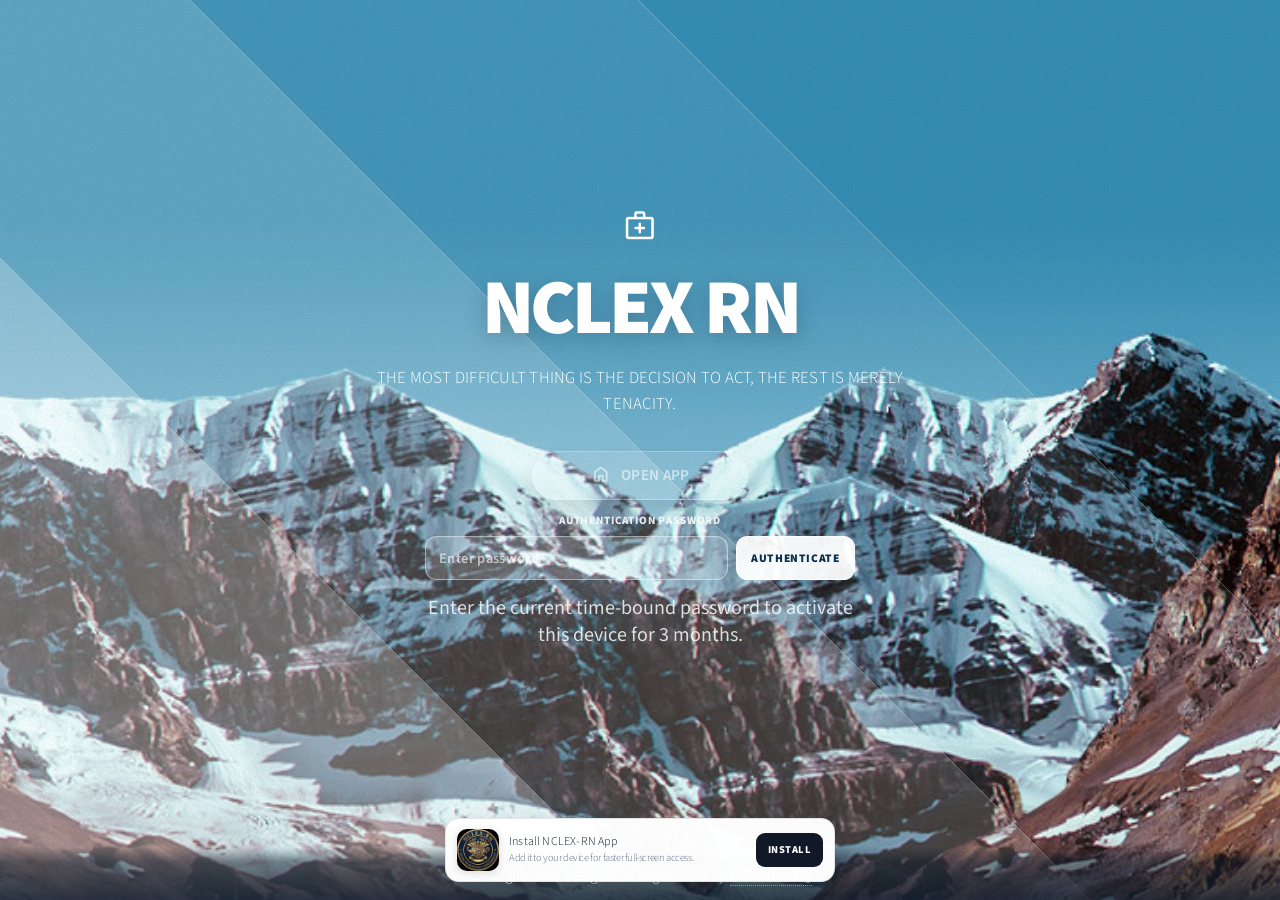
<file: index.html>
<!DOCTYPE HTML>
<!-- Customized NCLEX RN software by Jagmohan Singh. -->
<html lang="en">
  <head>
    <title>NCLEX RN</title>
    <meta charset="utf-8" />
    <meta name="viewport" content="width=device-width, initial-scale=1, viewport-fit=cover" />
    <meta name="description" content="NCLEX RN learning software launch page" />
    <meta name="theme-color" content="#0067A9" />
    <link rel="manifest" href="manifest.webmanifest" />
    <link rel="icon" type="image/png" sizes="32x32" href="assets/icons/favicon-32.png" />
    <link rel="apple-touch-icon" sizes="180x180" href="assets/icons/apple-touch-icon.png" />
    <meta name="mobile-web-app-capable" content="yes" />
    <meta name="apple-mobile-web-app-capable" content="yes" />
    <meta name="apple-mobile-web-app-status-bar-style" content="black-translucent" />
    <meta name="apple-mobile-web-app-title" content="NCLEX-RN" />
    <link rel="preconnect" href="https://fonts.googleapis.com" />
    <link rel="preconnect" href="https://fonts.gstatic.com" crossorigin />
    <link rel="stylesheet" href="https://fonts.googleapis.com/css2?family=Material+Symbols+Rounded:opsz,wght,FILL,GRAD@24,400,1,0" />
    <link rel="stylesheet" href="assets/css/main.css" />
    <script src="assets/auth.js"></script>
    <script src="assets/haptics.js" defer></script>
    <script src="assets/pwa.js" defer></script>
    <noscript><link rel="stylesheet" href="assets/css/noscript.css" /></noscript>
  </head>
  <body class="is-preload">
    <div id="wrapper">
      <div id="bg"></div>
      <div id="overlay"></div>
      <div id="main">
        <header id="header" aria-label="NCLEX RN launch screen">
          <div class="app-badge" aria-hidden="true">
            <span class="material-symbols-rounded">medical_services</span>
          </div>
          <h1>NCLEX RN</h1>
          <p class="tagline">THE MOST DIFFICULT THING IS THE DECISION TO ACT, THE REST IS MERELY TENACITY.</p>
          <nav aria-label="Main software navigation">
            <ul>
              <li class="center-action">
                <a href="main.html" id="launchButton" class="launch-button" aria-label="Open NCLEX RN main page" title="Open NCLEX RN main page">
                  <span class="material-symbols-rounded" aria-hidden="true">home</span>
                  <span class="button-text">OPEN APP</span>
                </a>
              </li>
            </ul>
          </nav>

          <section class="device-auth-panel" id="deviceAuthPanel" aria-label="Device authentication">
            <form id="deviceAuthForm" class="device-auth-form" autocomplete="off">
              <label for="deviceAuthPassword">AUTHENTICATION PASSWORD</label>
              <div class="device-auth-entry">
                <input id="deviceAuthPassword" name="password" type="password" inputmode="text" autocomplete="off" autocapitalize="none" spellcheck="false" placeholder="Enter password" aria-describedby="deviceAuthStatus" />
                <button type="submit" id="deviceAuthSubmit">AUTHENTICATE</button>
              </div>
            </form>
            <p class="device-auth-status" id="deviceAuthStatus" role="status" aria-live="polite"></p>
            <div class="device-auth-active" id="deviceAuthActive" hidden>
              <span class="material-symbols-rounded" aria-hidden="true">verified_user</span>
              <div>
                <strong>Device Authenticated</strong>
                <span id="deviceAuthRemaining">Remaining: --</span>
                <small id="deviceAuthExpiry"></small>
              </div>
            </div>
          </section>

        </header>

        <aside class="pwa-install-toast" id="pwaInstallToast" aria-label="Install NCLEX-RN app" aria-live="polite" hidden>
          <img class="pwa-install-toast-icon" src="assets/icons/icon-192.png" alt="" aria-hidden="true" />
          <div class="pwa-install-toast-copy">
            <strong>Install NCLEX-RN App</strong>
            <span>Add it to your device for faster full-screen access.</span>
          </div>
          <button class="pwa-install-toast-button" id="pwaInstallButton" type="button">INSTALL</button>
        </aside>

        <div class="pwa-install-help" id="pwaInstallHelp" role="dialog" aria-modal="true" aria-labelledby="pwaInstallHelpTitle" aria-hidden="true" hidden>
          <div class="pwa-install-help-backdrop" data-install-help-backdrop></div>
          <section class="pwa-install-help-card">
            <button class="pwa-install-help-close" type="button" data-install-help-close aria-label="Close installation instructions">×</button>
            <h2 id="pwaInstallHelpTitle">Install NCLEX-RN</h2>
            <p data-install-help-body></p>
          </section>
        </div>
        <footer id="footer">
          <span class="copyright">
            <span class="material-symbols-rounded footer-icon" aria-hidden="true">verified</span>
            Digitalized, Designed &amp; Engineered by
            <a href="https://pbxnursing.com" target="_blank" rel="noopener noreferrer">PBX-Nursing</a>
          </span>
        </footer>
      </div>
    </div>
    <script>
      (function () {
        const launchButton = document.getElementById('launchButton');
        const authPanel = document.getElementById('deviceAuthPanel');
        const authForm = document.getElementById('deviceAuthForm');
        const passwordInput = document.getElementById('deviceAuthPassword');
        const submitButton = document.getElementById('deviceAuthSubmit');
        const statusText = document.getElementById('deviceAuthStatus');
        const activeBox = document.getElementById('deviceAuthActive');
        const remainingText = document.getElementById('deviceAuthRemaining');
        const expiryText = document.getElementById('deviceAuthExpiry');
        let countdownTimer = null;

        function setLocked(locked) {
          launchButton.classList.toggle('auth-locked', locked);
          launchButton.setAttribute('aria-disabled', locked ? 'true' : 'false');
        }

        function showLogin(message, isError) {
          authForm.hidden = false;
          activeBox.hidden = true;
          authPanel.classList.remove('is-authenticated');
          setLocked(true);
          statusText.textContent = message || 'Enter the current time-bound password to activate this device for 3 months.';
          statusText.classList.toggle('is-error', Boolean(isError));
          if (countdownTimer) {
            clearInterval(countdownTimer);
            countdownTimer = null;
          }
        }

        function updateActiveState() {
          const current = window.PBXAuth.status();
          if (!current.valid) {
            const msg = current.reason === 'expired'
              ? 'Authentication expired. Enter a new password to reactivate this device.'
              : current.reason === 'clock'
                ? 'Authentication could not be verified because the device clock moved backward.'
                : 'Enter the current time-bound password to activate this device for 3 months.';
            showLogin(msg, current.reason === 'expired' || current.reason === 'clock');
            return;
          }

          authForm.hidden = true;
          activeBox.hidden = false;
          authPanel.classList.add('is-authenticated');
          statusText.textContent = '';
          statusText.classList.remove('is-error');
          setLocked(false);
          remainingText.textContent = 'Remaining: ' + window.PBXAuth.formatRemaining(current.remainingMs);
          expiryText.textContent = 'Valid until ' + window.PBXAuth.formatIST(current.state.expiresAt);
        }

        function startCountdown() {
          if (countdownTimer) clearInterval(countdownTimer);
          updateActiveState();
          countdownTimer = setInterval(updateActiveState, 1000);
        }

        launchButton.addEventListener('click', function (event) {
          if (!window.PBXAuth.status().valid) {
            event.preventDefault();
            showLogin('Authenticate this device before opening the app.', true);
            passwordInput.focus();
          }
        });

        authForm.addEventListener('submit', function (event) {
          event.preventDefault();
          submitButton.disabled = true;
          const result = window.PBXAuth.authenticate(passwordInput.value);
          passwordInput.value = '';
          submitButton.disabled = false;

          if (!result.ok) {
            if (window.PBXHaptics) window.PBXHaptics.error();
            const message = result.reason === 'storage'
              ? 'Authentication cannot be saved because local browser storage is unavailable.'
              : 'Invalid or expired password. Use the password for the current IST time.';
            showLogin(message, true);
            passwordInput.focus();
            return;
          }

          if (window.PBXHaptics) window.PBXHaptics.confirm();
          startCountdown();
        });

        window.addEventListener('storage', startCountdown);
        window.addEventListener('pageshow', startCountdown);
        window.addEventListener('focus', updateActiveState);
        window.addEventListener('load', () => document.body.classList.remove('is-preload'));
        window.onorientationchange = () => { document.body.scrollTop = 0; };

        startCountdown();
      })();
    </script>
  </body>
</html>
</file>
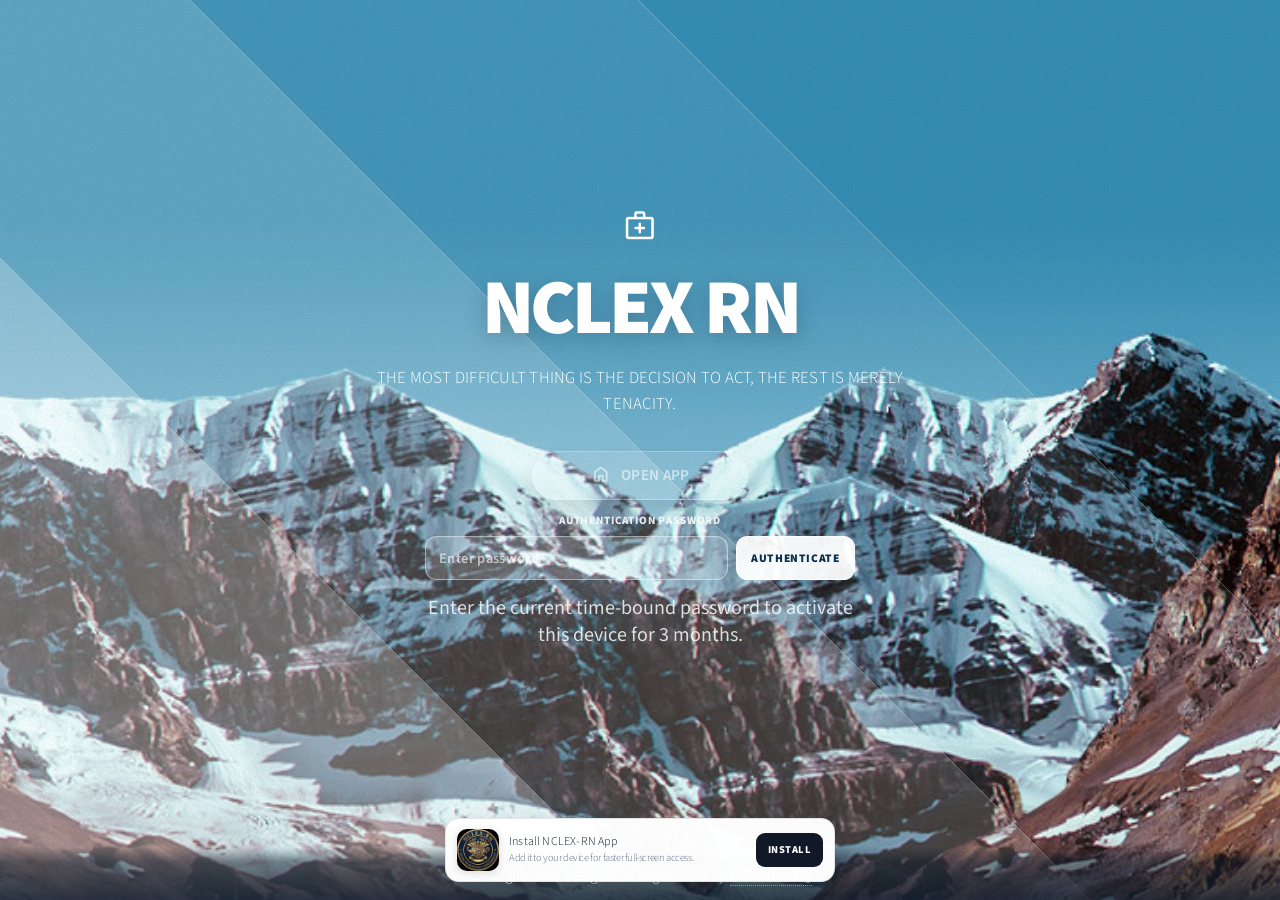
<file: main.html>
<!doctype html>
<html lang="en">
<head>
  <meta charset="utf-8" />
  <meta name="viewport" content="width=device-width, initial-scale=1, viewport-fit=cover" />
  <meta name="theme-color" content="#d9ecfb" />
    <link rel="manifest" href="manifest.webmanifest" />
    <link rel="icon" type="image/png" sizes="32x32" href="assets/icons/favicon-32.png" />
    <link rel="apple-touch-icon" sizes="180x180" href="assets/icons/apple-touch-icon.png" />
    <meta name="mobile-web-app-capable" content="yes" />
    <meta name="apple-mobile-web-app-capable" content="yes" />
    <meta name="apple-mobile-web-app-status-bar-style" content="black-translucent" />
    <meta name="apple-mobile-web-app-title" content="NCLEX-RN" />
  <title>NCLEX RN — Question Selection</title>
  <link rel="preconnect" href="https://fonts.googleapis.com" />
  <link rel="preconnect" href="https://fonts.gstatic.com" crossorigin />
  <link href="https://fonts.googleapis.com/css2?family=Material+Symbols+Outlined:opsz,wght,FILL,GRAD@20..48,300..700,0..1,-50..200" rel="stylesheet" />
  <link rel="stylesheet" href="assets/menu.css" />
  <script src="assets/auth.js"></script>
    <script src="assets/haptics.js" defer></script>
    <script src="assets/pwa.js" defer></script>
  <script>window.PBXAuth && window.PBXAuth.requireValidAccess();</script>
</head>
<body>
  <main class="selector-shell">
    <header class="selector-header">
      <div class="selector-title-row">
        <h1>FINAL ASSESSMENT TESTS</h1>
        <button class="purpose-info-btn" id="purposeInfoBtn" type="button" aria-label="About the purpose and vision of this software" aria-haspopup="dialog" aria-controls="purposeVisionModal" title="Purpose &amp; Vision">i</button>
      </div>
      <div class="selector-header-actions">
        <button class="reset-switch" id="clearProgressBtn" type="button" aria-label="Reset all saved progress" title="Reset all progress">Reset</button>
      </div>
    </header>

    <section class="overview-panel" aria-label="Overall question statistics">
      <h2 class="overview-title">OVERALL PERFORMANCE</h2>

      <div class="overview-group overview-usage-group">
        <div class="overview-stat-list overview-usage-list">
          <div class="overview-row overview-row-plain"><span>TOTAL QUESTIONS</span><b>:</b><strong id="totalQuestions">0</strong></div>
          <div class="overview-row"><span>USED QUESTIONS</span><b>:</b><strong id="usedQuestions">0</strong><em class="stat-pill pill-blue" id="usedPercent">0%</em></div>
          <div class="overview-row"><span>UNUSED QUESTIONS</span><b>:</b><strong id="unusedQuestions">0</strong><em class="stat-pill pill-grey" id="unusedPercent">0%</em></div>
        </div>

        <div class="meter meter-large usage-meter" id="usageRing" style="--used-angle:0deg">
          <div class="meter-core"><strong id="usagePercent">0%</strong><span>USAGE</span></div>
        </div>
      </div>

      <div class="overview-group overview-result-group">
        <div class="overview-stat-list overview-result-list">
          <div class="overview-row"><span>TOTAL CORRECT</span><b>:</b><strong id="totalCorrect">0</strong><em class="stat-pill pill-green" id="correctPercent">0%</em></div>
          <div class="overview-row"><span>TOTAL INCORRECT</span><b>:</b><strong id="totalIncorrect">0</strong><em class="stat-pill pill-red" id="incorrectPercent">0%</em></div>
          <div class="overview-row"><span>PARTIALLY INCORR.</span><b>:</b><strong id="totalPartial">0</strong><em class="stat-pill pill-yellow" id="partialPercent">0%</em></div>
        </div>

        <div class="meter meter-large result-meter" id="resultRing" style="--correct-end:0deg;--incorrect-end:0deg;--partial-end:0deg">
          <div class="meter-core"><strong id="resultPercent">0%</strong><span>CORRECT</span></div>
        </div>
      </div>
    </section>

    <div class="notice hidden" id="notice" role="status"></div>
    <section class="test-grid" id="testGrid" aria-label="Available tests"></section>

    <div class="teacher-console-end">
      <a class="teacher-console-end-btn" href="teacher.html" aria-label="Open teacher question console" title="Teacher Console">
        <span class="material-symbols-outlined" aria-hidden="true">school</span>
        <span>Teacher Console</span>
      </a>
    </div>

    <footer class="pbx-footer selector-footer">
      <span class="pbx-footer-line">
        <span class="material-symbols-outlined pbx-footer-icon" aria-hidden="true">verified</span>
        Digitalized, Designed &amp; Engineered by
        <a href="https://pbxnursing.com" target="_blank" rel="noopener noreferrer">PBX-Nursing</a>
      </span>
    </footer>
  </main>

  <div class="purpose-modal" id="purposeVisionModal" role="dialog" aria-modal="true" aria-labelledby="purposeVisionTitle" aria-hidden="true">
    <div class="purpose-modal-backdrop" data-purpose-close></div>
    <section class="purpose-modal-card" role="document" tabindex="-1">
      <header class="purpose-modal-header">
        <h2 id="purposeVisionTitle">Purpose and Vision of Developing the Software</h2>
        <button class="purpose-modal-close" id="purposeModalClose" type="button" aria-label="Close purpose and vision popup">
          <span class="material-symbols-outlined" aria-hidden="true">close</span>
        </button>
      </header>

      <div class="purpose-modal-body">
    <p>The idea for this software came from my own experience as a student at the academy. I saw an opportunity to <strong>strengthen the academy’s existing teaching system</strong> through technology.</p>

    <p>The platform provides <strong>instant results</strong>, <strong>detailed rationales</strong>, an <strong>exam-like interface</strong>, <strong>saved progress</strong>, <strong>performance tracking</strong>, and <strong>identification of weak areas</strong>.</p>

    <p>It is designed to <strong>support and enhance the academy’s teaching</strong>, helping students understand mistakes immediately and practise more efficiently.</p>

    <p>I sincerely thank <strong>Sukhwinder Sir</strong> for his guidance, support, and for enhancing my capabilities. The knowledge, confidence, and direction I received from him made this idea possible.</p>

    <p>With their guidance and support, I believe this platform can become a <strong>valuable resource for the academy and students</strong>.</p>

    <div style=\"text-align:right; margin-top:12px;\"><strong>— Anonymous</strong></div>
      </div>
    </section>
  </div>

  <script src="assets/menu.js"></script>
</body>
</html>
</file>
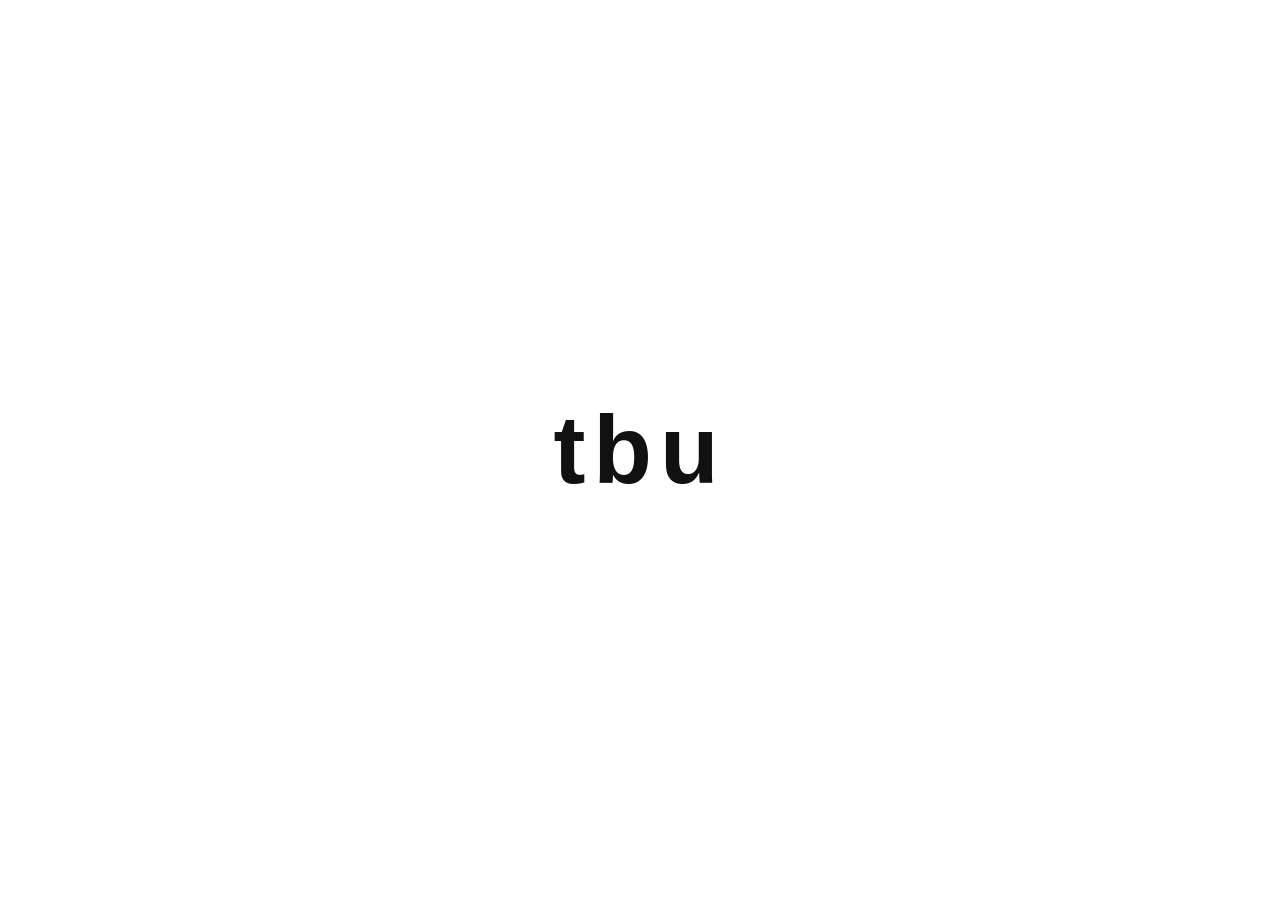
<file: pdnejoh.html>
<!DOCTYPE html>
<html lang="en">
<head>
  <meta charset="UTF-8" />
  <meta name="viewport" content="width=device-width, initial-scale=1.0" />
  <title>IST Password</title>
  <style>
    * { box-sizing: border-box; }

    html, body {
      margin: 0;
      width: 100%;
      height: 100%;
    }

    body {
      display: flex;
      align-items: center;
      justify-content: center;
      background: #ffffff;
      font-family: Arial, Helvetica, sans-serif;
    }

    #password {
      font-size: clamp(42px, 12vw, 96px);
      font-weight: 800;
      letter-spacing: 8px;
      color: #111111;
      text-align: center;
    }
  </style>
</head>
<body>

<div id="password">---</div>

<script>
const hourKey = {
  "00":"u","01":"d","02":"a","03":"i","04":"h","05":"v",
  "06":"e","07":"y","08":"r","09":"c","10":"n","11":"x",
  "12":"o","13":"b","14":"s","15":"l","16":"w","17":"p",
  "18":"k","19":"f","20":"g","21":"t","22":"z","23":"j"
};

const minuteKey = {
  "00":"rr","01":"xf","02":"ky","03":"ag","04":"gh","05":"qq",
  "06":"nk","07":"gd","08":"im","09":"ng","10":"ea","11":"dq",
  "12":"oz","13":"dv","14":"od","15":"no","16":"xu","17":"kk",
  "18":"bs","19":"sc","20":"vd","21":"ex","22":"ox","23":"dc",
  "24":"vt","25":"lo","26":"yt","27":"yj","28":"og","29":"wt",
  "30":"ho","31":"ct","32":"bu","33":"iz","34":"lk","35":"dd",
  "36":"je","37":"dz","38":"rw","39":"za","40":"oj","41":"gk",
  "42":"op","43":"nz","44":"ig","45":"kn","46":"zn","47":"cv",
  "48":"xz","49":"gt","50":"va","51":"jq","52":"gl","53":"sf",
  "54":"oy","55":"kq","56":"zf","57":"vy","58":"iq","59":"mu"
};

function getISTTime() {
  const parts = new Intl.DateTimeFormat("en-GB", {
    timeZone: "Asia/Kolkata",
    hour12: false,
    hour: "2-digit",
    minute: "2-digit"
  }).formatToParts(new Date());

  const get = type => parts.find(p => p.type === type)?.value || "";
  return { hour: get("hour"), minute: get("minute") };
}

function updatePassword() {
  const { hour, minute } = getISTTime();
  document.getElementById("password").textContent =
    hourKey[hour] + minuteKey[minute];
}

updatePassword();
setInterval(updatePassword, 1000);
</script>

</body>
</html>
</file>
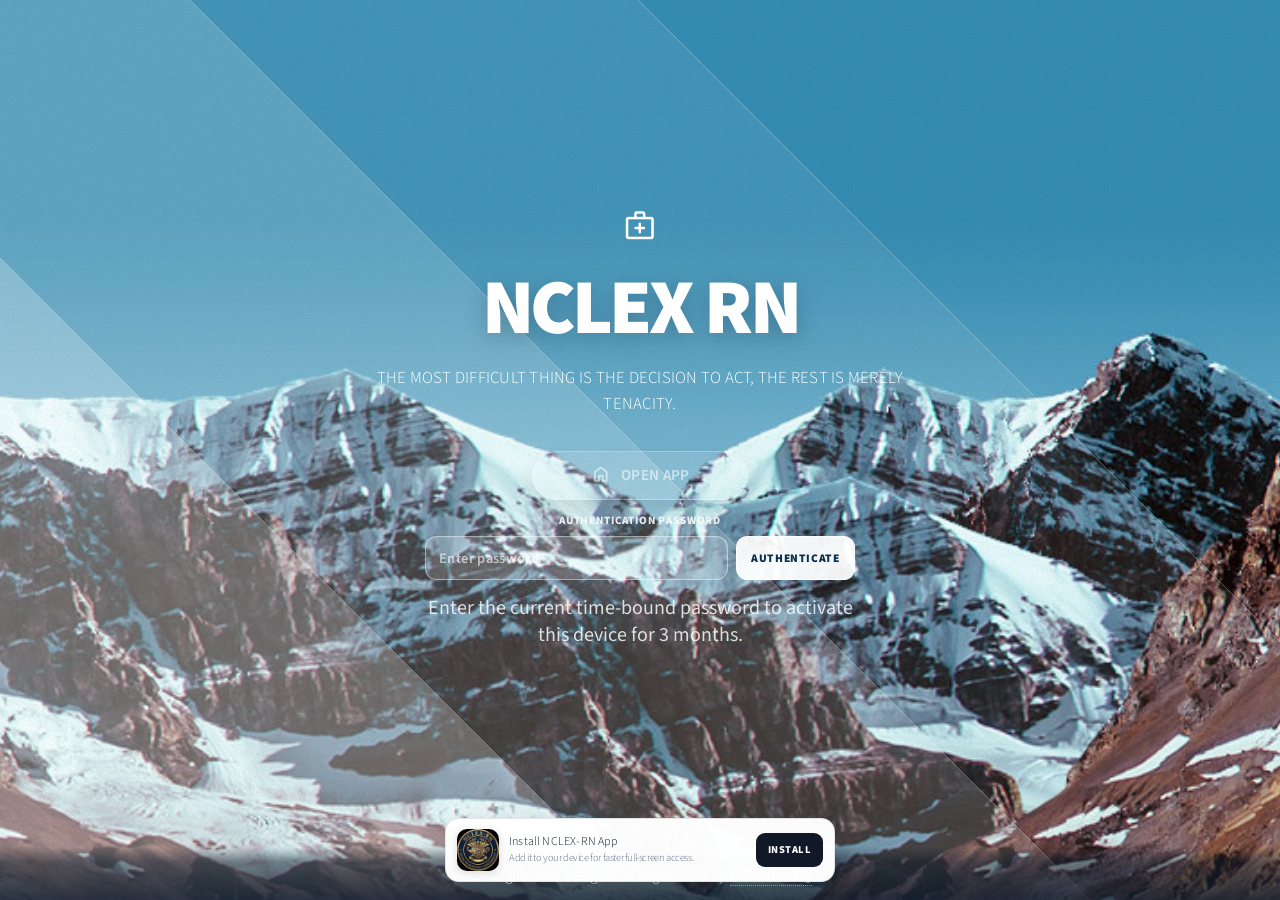
<file: runner.html>
<!doctype html>
<html lang="en">
<head>
  <meta charset="utf-8" />
  <meta name="viewport" content="width=device-width, initial-scale=1, viewport-fit=cover" />
  <meta name="theme-color" content="#0067A9" />
    <link rel="manifest" href="manifest.webmanifest" />
    <link rel="icon" type="image/png" sizes="32x32" href="assets/icons/favicon-32.png" />
    <link rel="apple-touch-icon" sizes="180x180" href="assets/icons/apple-touch-icon.png" />
    <meta name="mobile-web-app-capable" content="yes" />
    <meta name="apple-mobile-web-app-capable" content="yes" />
    <meta name="apple-mobile-web-app-status-bar-style" content="black-translucent" />
    <meta name="apple-mobile-web-app-title" content="NCLEX-RN" />
  <title>NCLEX RN Test</title>
  <link rel="preconnect" href="https://fonts.googleapis.com" />
  <link rel="preconnect" href="https://fonts.gstatic.com" crossorigin />
  <link href="https://fonts.googleapis.com/css2?family=Material+Symbols+Outlined:opsz,wght,FILL,GRAD@20..48,100..700,0..1,-50..200" rel="stylesheet" />
  <link rel="stylesheet" href="assets/runner.css" />
  <script src="assets/auth.js"></script>
    <script src="assets/haptics.js" defer></script>
    <script src="assets/pwa.js" defer></script>
  <script>window.PBXAuth && window.PBXAuth.requireValidAccess();</script>
</head>
<body>
  <div class="loading-screen" id="loadingScreen" role="status" aria-live="polite">
    <div class="loader"></div>
    <strong id="loadingText">Loading question data…</strong>
  </div>

  <iframe id="testFrame" src="test.html" title="NCLEX RN test interface"></iframe>

  <section class="result-screen hidden" id="resultScreen" aria-labelledby="resultTitle">
    <div class="result-card">
      <div class="result-heading-row">
        <div>
          <p class="eyebrow"><span class="material-symbols-outlined">verified</span> Test Completed</p>
          <h1 id="resultTitle">Detailed Result</h1>
          <p class="result-test-name" id="resultTestName"></p>
        </div>
        <span class="saved-pill"><span class="material-symbols-outlined">save</span> Saved</span>
      </div>

      <section class="dashboard-section dashboard-top" aria-label="Completion overview">
        <div class="dashboard-donut usage-donut" id="completionRing" style="--used-angle:0deg;">
          <span><strong id="completionPercent">0%</strong><small>Attempted</small></span>
        </div>
        <div class="dashboard-stat-list">
          <div class="dashboard-stat-row no-badge"><span class="dashboard-label">Total Questions</span><span class="dashboard-colon">:</span><strong class="dashboard-value" id="resultTotal">0</strong></div>
          <div class="dashboard-stat-row"><span class="dashboard-label">Attempted</span><span class="dashboard-colon">:</span><strong class="dashboard-value" id="resultAttempted">0</strong><span class="dashboard-badge badge-primary" id="resultAttemptedPercent">0%</span></div>
          <div class="dashboard-stat-row"><span class="dashboard-label">Omitted</span><span class="dashboard-colon">:</span><strong class="dashboard-value" id="resultOmitted">0</strong><span class="dashboard-badge badge-muted" id="resultOmittedPercent">0%</span></div>
        </div>
      </section>

      <section class="dashboard-section dashboard-bottom" aria-label="Answer result overview">
        <div class="dashboard-stat-list">
          <div class="dashboard-stat-row"><span class="dashboard-label">Correct</span><span class="dashboard-colon">:</span><strong class="dashboard-value" id="resultCorrect">0</strong><span class="dashboard-badge badge-correct" id="resultCorrectPercent">0%</span></div>
          <div class="dashboard-stat-row"><span class="dashboard-label">Incorrect</span><span class="dashboard-colon">:</span><strong class="dashboard-value" id="resultIncorrect">0</strong><span class="dashboard-badge badge-incorrect" id="resultIncorrectPercent">0%</span></div>
          <div class="dashboard-stat-row"><span class="dashboard-label">Partially Incorrect</span><span class="dashboard-colon">:</span><strong class="dashboard-value" id="resultPartial">0</strong><span class="dashboard-badge badge-partial" id="resultPartialPercent">0%</span></div>
        </div>
        <div class="dashboard-donut result-donut" id="scoreRing" style="--correct-end:0deg;--incorrect-end:0deg;--partial-end:0deg;">
          <span><strong id="resultScore">0%</strong><small>Score</small></span>
        </div>
      </section>

      <div class="detail-grid" aria-label="Detailed test statistics">
        <div class="detail-item"><span class="material-symbols-outlined">star</span><div><small>Points</small><strong id="resultPoints">0 / 0</strong></div></div>
        <div class="detail-item"><span class="material-symbols-outlined">timer</span><div><small>Total Time</small><strong id="resultTime">00:00</strong></div></div>
        <div class="detail-item"><span class="material-symbols-outlined">speed</span><div><small>Average / Question</small><strong id="resultAverage">00:00</strong></div></div>
      </div>

      <div class="result-actions">
        <a class="action primary" href="main.html"><span class="material-symbols-outlined">dashboard</span>Dashboard</a>
        <button class="action secondary" id="reviewBtn" type="button"><span class="material-symbols-outlined">rate_review</span>Review Test</button>
        <button class="action danger" id="retakeBtn" type="button"><span class="material-symbols-outlined">restart_alt</span>Retake</button>
      </div>

      <footer class="pbx-footer result-footer">
        <span class="pbx-footer-line">
          <span class="material-symbols-outlined pbx-footer-icon" aria-hidden="true">verified</span>
          Digitalized, Designed &amp; Engineered by
          <a href="https://pbxnursing.com" target="_blank" rel="noopener noreferrer">PBX-Nursing</a>
        </span>
      </footer>
    </div>
  </section>

  <script src="assets/runner.js"></script>
</body>
</html>
</file>
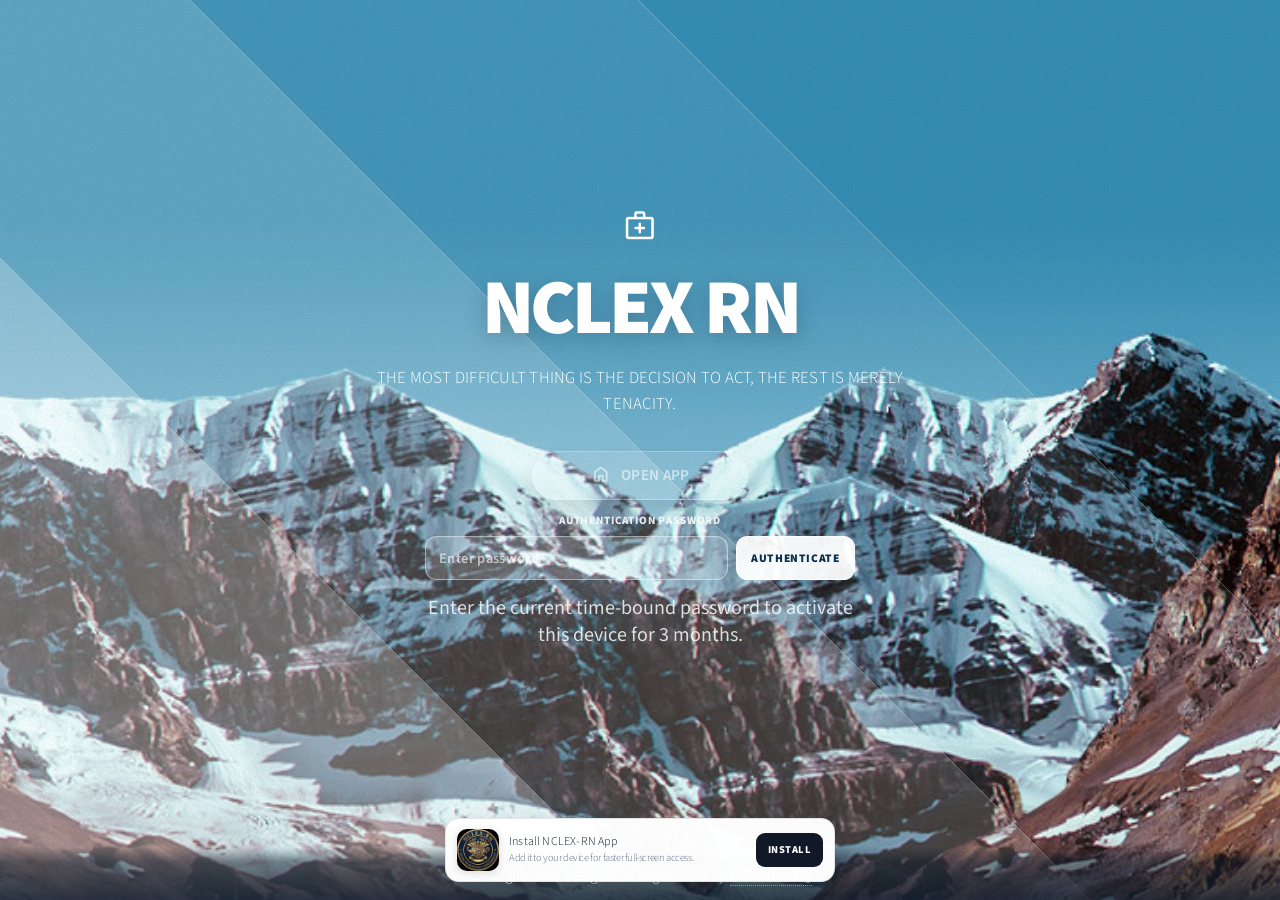
<file: teacher.html>
<!DOCTYPE html>
<html>
<head>
<meta charset="UTF-8">
<meta name="viewport" content="width=device-width, initial-scale=1, viewport-fit=cover">
<link href="https://fonts.googleapis.com/css2?family=Material+Symbols+Outlined:opsz,wght,FILL,GRAD@20..48,400,0,0" rel="stylesheet">
<title>TEACHING CONSOLE</title>
<meta name="theme-color" content="#0067A9">
<link rel="manifest" href="manifest.webmanifest">
<link rel="icon" type="image/png" sizes="32x32" href="assets/icons/favicon-32.png">
<link rel="apple-touch-icon" sizes="180x180" href="assets/icons/apple-touch-icon.png">
<meta name="mobile-web-app-capable" content="yes">
<meta name="apple-mobile-web-app-capable" content="yes">
<meta name="apple-mobile-web-app-status-bar-style" content="black-translucent">
<meta name="apple-mobile-web-app-title" content="NCLEX-RN">
<script src="assets/auth.js"></script>
<script>window.PBXAuth && window.PBXAuth.requireValidAccess();</script>
<script src="assets/haptics.js" defer></script>
<script src="assets/pwa.js" defer></script>
<style>

:root {
  --color-correct: #10b981;
  --color-incorrect: #ef4444;
  --color-partial: #eab308;
  --color-omitted: #6b7280;
  --current-color: var(--color-correct);
  --navy: #0067A9;       
  --navy-light: #7cafe8; 
  --google-blue: #0066CC;
  --calc-red: #8b0000;
  --calc-blue: #004080;
  --glass: rgba(255, 255, 255, 0.8);
  --bg-main: #eef3f8;
  --bg-left: #ffffff;
  --bg-right: #ffffff;
  --text-main: #111111;
  --border-color: #ffffff;
}

/* Google Material Symbols Icons */
.material-symbols-outlined,
.google-icon {
  font-family: 'Material Symbols Outlined';
  font-weight: normal;
  font-style: normal;
  font-size: 1.1em;
  line-height: 1;
  letter-spacing: normal;
  text-transform: none;
  display: inline-flex;
  align-items: center;
  justify-content: center;
  white-space: nowrap;
  word-wrap: normal;
  direction: ltr;
  -webkit-font-feature-settings: 'liga';
  -webkit-font-smoothing: antialiased;
  font-feature-settings: 'liga';
  vertical-align: -0.18em;
}
.google-icon {
  margin-right: 4px;
}
.inline-google-icon {
  margin-right: 4px;
  vertical-align: -0.2em;
}
.icon-only .google-icon,
.action-icon-btn .google-icon,
#calc-close .google-icon,
.speaker-icon.google-icon {
  margin-right: 0;
}
.status-label .google-icon {
  margin-left: 4px;
  margin-right: 0;
  font-size: 18px;
}
.strip-btn > span,
.bottombar button,
.result-item,
.ai-header > span:first-child {
  display: inline-flex;
  align-items: center;
  gap: 4px;
}
.speaker-icon.google-icon {
  cursor: pointer;
  margin-left: 8px;
  font-size: 1.25em;
}

/* Enable text selection everywhere by default for questions, explanations, options, and tables */
body, .left, #rightPanel, .qtext, #question, #explanation, #caseStudyContainer, .option, table, td, th, .tab-content {
  -webkit-user-select: text;
  -moz-user-select: text;
  -ms-user-select: text;
  user-select: text;
}

/* Disable text selection on UI controls and buttons */
button, .strip-btn, .topbar, .bottombar, .calc-strip, input, select, .material-symbols-outlined, .google-icon {
  -webkit-user-select: none;
  -moz-user-select: none;
  -ms-user-select: none;
  user-select: none;
}

*{ box-sizing:border-box; }

body{
  margin:0;
  font-family: Helvetica Neue, Arial,  sans-serif;
  background:#eef3f8;
  overflow:hidden;
  transition: background-color 0.5s ease, color 0.5s ease;
  line-height: 1.6;
}

/* Night Mode Theme */
body.night-mode {
  --navy: #1a1a1a;
  --navy-light: #161616;
  --glass: rgba(30, 30, 50, 0.85);
  --bg-main: #0a0a14;
  --bg-left: #121212;
  --bg-right: #0f0f0f;
  --text-main: #e0e0e0;
  --border-color: #2a2a2a;
  background: var(--bg-main);
}

body.night-mode .topbar,
body.night-mode .bottombar {
  background: linear-gradient(180deg, #1d1d1d 0%, #141414 100%);
  border-bottom-color: #2a2a2a;
}

body.night-mode .calc-strip {
  background: linear-gradient(180deg, #1d1d1d 0%, #1a1a1a 100%);
  border-bottom-color: #2a2a2a;
  border-left-color: #2a2a2a;
  border-right-color: #2a2a2a;
}

body.night-mode .left {
  background: var(--bg-left);
  box-shadow: inset 0 0 20px rgba(0, 0, 0, 0.5);
}

body.night-mode #rightPanel {
  background: var(--bg-left) !important;
  box-shadow: inset 0 0 20px rgba(0, 0, 0, 0.5);
}

body.night-mode .divider {
  background: #666666;
}

body.night-mode .nav-link {
  background-color: #1a1a1a;
  color: #a0a0c0;
  border-color: #2a2a2a;
}

body.night-mode .nav-link:hover {
  background-color: #252525;
}

body.night-mode .nav-link.active {
  background-color: #0f0f0f;
  color: #e0e0e0;
  border-color: #2a2a2a #2a2a2a #0f0f0f;
}

body.night-mode .tab-content {
  background: #121212;
  border-color: #2a2a2a;
  color: #e0e0e0;
}

body.night-mode table th {
  background-color: #ff6161;
  color: #e0e0e0;
}

body.night-mode table td {
  background: #121212;
  border-color: #2a2a2a;
  color: #c0c0c0;
}

body.night-mode .qtext,
body.night-mode #question,
body.night-mode #caseStudyContainer {
  color: #e0e0e0;
  padding: 10px;
}

body.night-mode .ngn-select {
  background: #1a1a1a;
  color: #e0e0e0;
  border-color: #3a3a3a;
}

body.night-mode .ngn-dropdown-select {
  background: linear-gradient(to bottom, #1a1a1a 0%, #121212 100%);
  color: #e0e0e0;
  border-color: #3a3a3a;
}

body.night-mode .ngn-element-container {
  background: linear-gradient(135deg, #1a1a1a 0%, #121212 100%);
  border-color: #2a2a2a;
}

body.night-mode .ngn-interactive-table td {
  background: #121212;
  border-color: #2a2a2a;
}

body.night-mode .ngn-interactive-table tr:hover td {
  background: #1a1a1a;
}

body.night-mode .strip-separator,
body.night-mode .footer-separator {
  background: #3a3a3a;
}

body.night-mode .option::before {
  background: #2a2a2a;
  border-color: #4a4a4a;
}

body.night-mode #calculator {
  background: #1a1a1a;
}

body.night-mode #calc-header {
  background: linear-gradient(180deg, #1a1a1a 0%, #0f0f0f 100%);
  color: #e0e0e0;
}

body.night-mode #calc-display {
  background: #0f0f0f;
  color: #e0e0e0;
}

body.night-mode .calc-btn {
  background: #2a2a2a;
  color: #e0e0e0;
}

body.night-mode .calc-btn.op {
  background: #8b0000;
}

body.night-mode .calc-btn.eq {
  background: #004080;
}

body.night-mode ::-webkit-scrollbar {
  width: 10px;
}

body.night-mode ::-webkit-scrollbar-track {
  background: #1a1a1a;
}

body.night-mode ::-webkit-scrollbar-thumb {
  background: #3a3a3a;
  border-radius: 5px;
}

body.night-mode ::-webkit-scrollbar-thumb:hover {
  background: #4a4a4a;
}

body.night-mode #aiModal {
  background: rgba(20, 20, 35, 0.9);
}

body.night-mode .ai-header {
  background: linear-gradient(180deg, #1a1a1a 0%, #0f0f0f 100%);
}

.night-toggle-strip {
  cursor: pointer;
  font-size: 16px;
  opacity: 0.9;
  transition: opacity 0.3s ease;
}

.night-toggle-strip:hover {
  opacity: 0.7;
}

/* TOP BAR */
.topbar{
  height:68px;
  background:var(--navy);
  color:white;
  padding:0 14px;
  display:grid;
  grid-template-columns:minmax(260px, 1fr) auto minmax(260px, 1fr);
  align-items:center;
  border-bottom:2px solid white;
  transition: background-color 0.5s ease, color 0.5s ease;
}
.top-left{
  display:flex;
  align-items:center;
  gap:8px;
  min-width:0;
  font-size:15px;
  font-weight:800;
  white-space:nowrap;
}
.top-left-title{
  display:flex;
  align-items:center;
  gap:4px;
  min-width:0;
  font-weight:700;
}
.top-left-badge{
  display:none;
}

@keyframes metalGlare {
  0% { color: white; text-shadow: 0 0 5px rgba(255, 255, 255, 0.3); }
  25% { color: #FFD700; text-shadow: 0 0 15px rgba(255, 255, 0, 0.8), 0 0 30px rgba(255, 255, 0, 0.6); }
  50% { color: white; text-shadow: 0 0 20px rgba(255, 255, 255, 0.9), 0 0 80px rgba(255, 255, 255, 0.7); }
  75% { color: #FFD700; text-shadow: 0 0 150px rgba(255, 255, 0, 0.8), 0 0 300px rgba(255, 255, 0, 0.6); }
  100% { color: white; text-shadow: 0 0 5px rgba(255, 255, 255, 0.3); }
}
.top-left.glare-active {
  animation: metalGlare 6s ease-in-out infinite;
}

@keyframes glarYellowRed {
  0% { color: inherit; text-shadow: 0 0 2px rgba(255, 255, 0, 0.3); }
  25% { color: #FFD700; text-shadow: 0 0 10px rgba(255, 255, 0, 0.8), 0 0 20px rgba(255, 215, 0, 0.6); }
  50% { color: #FFA500; text-shadow: 0 0 15px rgba(255, 165, 0, 0.8), 0 0 25px rgba(255, 140, 0, 0.6); }
  75% { color: #f8a98c; text-shadow: 0 0 15px rgba(255, 69, 0, 0.8), 0 0 25px rgba(255, 114, 142, 0.644); }
  100% { color: inherit; text-shadow: 0 0 2px rgba(255, 94, 94, 0.555); }
}

.pbx-glare {
  animation: glarYellowRed 3s ease-in-out infinite;
  font-weight: bold;
  display: inline-block;
}
.top-center{
  justify-self:center;
  text-align:center;
  color:white;
  font-weight:700;
  line-height:1.2;
}
.top-center .meta-line{
  font-size:15px;
  font-weight:700;
  cursor:pointer;
}
.top-center .qid-line{
  font-size:14px;
  margin-top:4px;
  font-weight:700;
}

#typewriter { display:none; }
.cursor-blink { animation: blink 0.7s infinite; }
@keyframes blink { 50% { border-color: transparent; } }

.top-right{
  justify-self:end;
  display:flex;
  flex-direction:column;
  align-items:flex-end;
  gap:5px;
}
.status-row{
  display:flex;
  align-items:center;
  gap:8px;
  font-size:15px;
  line-height:0.8;
  color:white;
  cursor:pointer;
  padding:1px 0;
  border:none;
  font-weight:700;
  transition: color 0.2s ease;
}
.status-label{
  min-width:72px;
  text-align:right;
  font-weight:700;
}
.status-value{
  font-weight:700;
  white-space:nowrap;
}
.status-row:hover{ color:#ffe45c; }

/* CALC STRIP */
.calc-strip{
  height:40px;
  background:var(--navy-light);
  color:white;
  padding:0 16px;
  display:flex;
  justify-content:space-between;
  align-items:center;
  font-size:15px;
  font-weight:700;
  transition: background-color 0.5s ease, color 0.5s ease;
}
.calc-left, .calc-right{
  display:flex;
  align-items:center;
  gap:0;
}
.calc-center{ display:none; }

.strip-btn{
  height:auto;
  display:inline-flex;
  align-items:center;
  gap:0;
  padding:0 12px;
  border:none;
  background:transparent;
  color:white;
  font-size:17px;
  font-weight:700;
  cursor:pointer;
  transition: color 0.2s ease;
}
.strip-btn:hover{ color:#ffe45c; background:transparent; }
.practice-mode-btn{
  min-width:112px;
  justify-content:center;
  border-left:2px solid #ffffff;
  margin-left:2px;
}
.practice-mode-btn .mode-dot{
  width:8px;height:8px;border-radius:50%;background:#60d394;display:inline-block;margin-right:7px;box-shadow:0 0 0 2px rgba(255,255,255,.2);
}
.practice-mode-btn.untutored .mode-dot{background:#ffd166;}
body.untutored-mode .check-btn,
body.untutored-mode .mobile-check-cell{display:none !important;}
body.untutored-mode .mobile-bottombar{grid-template-columns:1fr 1fr;}
body.untutored-mode .main:not(.review-active) #rightPanel{display:none !important;}
body.untutored-mode .main:not(.review-active){grid-template-columns:1fr 0 0 !important;}
body.review-mode .check-btn,
body.review-mode .mobile-check-cell{display:none !important;}
body.review-mode .mobile-bottombar{grid-template-columns:1fr 1fr;}
body.review-mode #practiceModeBtn,
body.review-mode #mobilePracticeModeBtn{display:none !important;}
/* Review is read-only: keep question count, but remove elapsed time from both top bars. */
body.review-mode .top-right .status-row:first-child,
body.review-mode .mobile-status-block .mobile-status-row:first-child{display:none !important;}
.action-icon-btn{ justify-content:center; padding:0 14px; }
.utility-btn{ font-size:18px; }
.strip-separator{
  width:2px;
  height:40px;
  background:#ffffff;
  display:inline-block;
  margin:0 2px;
  flex:0 0 2px;
}
.hidden-file-input{ display:none !important; }
.mark-review-btn.is-marked{ color:#ffe45c; }

#questionCounter { font-weight:700; font-size:15px; }

/* CASE STUDY TABS STYLING */
#caseStudyContainer {
  margin-bottom: 20px;
  border-bottom: 4px solid #eef3f8;
  padding: 15px;
  display: none;
  font-size: 16px;
  line-height: 1.8;
  color: #333;
  font-weight: 500;
}
.nav-tabs {
  display: flex;
  flex-wrap: wrap;
  padding-left: 0;
  margin-bottom: 0;
  list-style: none;
  border-bottom: 1px solid #dee2e6;
}
.nav-item { margin-bottom: -1px; }
.nav-link {
  display: block;
  padding: 8px 16px;
  border: 1px solid transparent;
  border-top-left-radius: 4px;
  border-top-right-radius: 4px;
  text-decoration: none;
  color: var(--navy);
  background-color: #f8f9fa;
  cursor: pointer;
  font-size: 13px;
  font-weight: bold;
  margin-right: 2px;
}
.nav-link:hover { border-color: #e9ecef #e9ecef #dee2e6; }
.nav-link.active {
  color: #495057;
  background-color: #fff;
  border-color: #dee2e6 #dee2e6 #fff;
}
.tab-content { padding: 15px; border: 1px solid #dee2e6; border-top: none; font-size: 16px; line-height: 1.8; }
.tab-pane { display: none; }
.tab-pane.active { display: block; animation: fadeIn 0.3s; }
@keyframes fadeIn { from { opacity:0; } to { opacity:1; } }

table { border-collapse: collapse; width: 100%; font-size: 13px; margin: 10px 0; }
th, td { border: 1px solid #dee2e6; padding: 8px; text-align: left; }
th { background-color: #f1f3f5; }
select.ngn-select {
  padding: 5px; border: 1px solid var(--navy); border-radius: 4px; background: #eef; font-weight: bold; max-width: 100%;
}

/* MAIN LAYOUT */
.main{
  /* 68px desktop top bar + 40px utility strip + 40px fixed lower bar. */
  height:calc(100vh - 68px - 40px - 40px);
  display:grid;
  grid-template-columns:1fr 0 0;
}

.left, #rightPanel{
  overflow-y:auto;
  overflow-x:hidden;
  padding:24px;
  padding-bottom: 60px;
  transition: background-color 0.5s ease, color 0.5s ease;
}
.left{ background:white; }
#rightPanel{ background:white !important; display: none; }

.divider {
  height: 100%;
  width: 1px;
  background: #888888;
  user-select: none;
  pointer-events: none;
  display: none;
}

.main.show-result { grid-template-columns: 1fr 1px 1fr; }
.main.show-result .divider,
.main.show-result #rightPanel { display: block; }

/* Make images clickable in question/explanation areas */
.left img, #rightPanel img {
  max-width: 100%;
  height: auto;
  display: block;
  margin: 15px 0;
  cursor: zoom-in;
  transition: opacity 0.2s;
}
.left img:hover, #rightPanel img:hover {
  opacity: 0.92;
}

/* ====================================================
   CUSTOM CONTEXT MENU (HIGHLIGHT & NOTEBOOK)
   ==================================================== */
#customContextMenu {
  display: none;
  position: fixed;
  z-index: 99999;
  background: #ffffff;
  border: 1px solid #cbd5e1;
  border-radius: 6px;
  box-shadow: 0 10px 25px rgba(0,0,0,0.15);
  padding: 4px;
  font-size: 14px;
  font-weight: 500;
  color: #1e293b;
  min-width: 180px;
}
#customContextMenu.active {
  display: flex;
  flex-direction: column;
}
.context-menu-item {
  padding: 8px 12px;
  display: flex;
  align-items: center;
  gap: 8px;
  cursor: pointer;
  border-radius: 4px;
  background: transparent;
  border: none;
  width: 100%;
  text-align: left;
  color: inherit;
  font-size: 14px;
}
.context-menu-item:hover {
  background: #f1f5f9;
}
body.night-mode #customContextMenu {
  background: #1e1e1e;
  border-color: #333;
  color: #e0e0e0;
  box-shadow: 0 10px 25px rgba(0,0,0,0.5);
}
body.night-mode .context-menu-item:hover {
  background: #2a2a2a;
}

/* Bright Yellow User Highlight Styling */
.user-highlight {
  background-color: #ffff00;
  color: #111111;
  padding: 2px 0;
  border-radius: 2px;
}
body.night-mode .user-highlight {
  background-color: #facc15;
  color: #111111;
}
/* ==================================================== */

/* ====================================================
   EXHIBIT DISPLAY MODAL (IMAGE ZOOM & SCROLL VIEWER)
   ==================================================== */
#exhibitModal {
  display: none;
  position: fixed;
  inset: 0;
  z-index: 99999;
  background: rgba(0, 0, 0, 0.65);
  align-items: center;
  justify-content: center;
  padding: 20px;
}
#exhibitModal.active {
  display: flex;
}
.exhibit-dialog {
  width: min(1040px, 96vw);
  height: min(800px, 92vh);
  background: #ffffff;
  border-radius: 8px;
  box-shadow: 0 25px 50px rgba(0,0,0,0.35);
  display: flex;
  flex-direction: column;
  overflow: hidden;
  border: 2px solid var(--navy);
}
.exhibit-header {
  background: var(--navy);
  color: #ffffff;
  padding: 14px 20px;
  display: flex;
  justify-content: space-between;
  align-items: center;
  font-size: 16px;
  font-weight: 600;
}
.exhibit-close-btn {
  background: transparent;
  border: none;
  color: #ffffff;
  font-size: 20px;
  cursor: pointer;
  display: flex;
  align-items: center;
  justify-content: center;
  padding: 2px;
  border-radius: 4px;
}
.exhibit-close-btn:hover {
  background: rgba(255,255,255,0.15);
}
.exhibit-body {
  flex: 1;
  position: relative;
  background: #f8fafc;
  overflow: auto;
  display: flex;
  align-items: center;
  justify-content: center;
  cursor: grab;
}
.exhibit-body:active {
  cursor: grabbing;
}
.exhibit-img-wrap {
  position: relative;
  display: flex;
  align-items: center;
  justify-content: center;
  padding: 30px;
  min-width: 100%;
  min-height: 100%;
}
#exhibitImage {
  max-width: 100%;
  max-height: 100%;
  object-fit: contain;
  transition: transform 0.1s ease-out;
  transform-origin: center center;
  user-select: none;
  pointer-events: none;
}
.exhibit-footer {
  background: #ffffff;
  border-top: 1px solid #e2e8f0;
  padding: 10px 18px;
  display: flex;
  justify-content: flex-end;
  align-items: center;
  gap: 12px;
}
.exhibit-btn {
  background: transparent;
  border: 1px solid #cbd5e1;
  color: #334155;
  padding: 6px 14px;
  font-size: 14px;
  font-weight: 600;
  border-radius: 4px;
  cursor: pointer;
  display: inline-flex;
  align-items: center;
  gap: 6px;
  transition: background 0.2s, border-color 0.2s;
}
.exhibit-btn:hover {
  background: #f1f5f9;
  border-color: #94a3b8;
}
.exhibit-btn .google-icon {
  font-size: 18px !important;
  margin: 0 !important;
}

body.night-mode .exhibit-dialog {
  background: #121212;
  border: 2px solid var(--border-color);
}
body.night-mode .exhibit-header {
  background: var(--navy);
}
body.night-mode .exhibit-body {
  background: #0b0b10;
}
body.night-mode .exhibit-footer {
  background: #161616;
  border-top-color: #2a2a2a;
}
body.night-mode .exhibit-btn {
  background: #222;
  border-color: #3a3a3a;
  color: #e0e0e0;
}
body.night-mode .exhibit-btn:hover {
  background: #2a2a2a;
}
/* ==================================================== */

.blue-search {
  color: var(--google-blue);
  text-decoration: underline;
  cursor: pointer;
  font-weight: 600;
}
body.night-mode .blue-search { color: #6fa8dc; }
body.night-mode #explanation { color: #e0e0e0; }

/* Additional text shown below the main explanation */
.additional-text-box {
  margin-top: 16px;
  padding: 14px 16px;
  background: #f1f3f5;
  border: 1px solid #d9dee3;
  border-radius: 7px;
  color: #000000;
  font-size: 15px;
  line-height: 1.7;
}

body.night-mode .additional-text-box {
  background: #1a1a1a;
  border: 2px solid #2a2a2a;
  color: #e0e0e0;
  box-shadow: 0 8px 20px -4px rgba(0, 0, 0, 0.4);
}

.exp-meta {
  margin-top: 20px;
  padding-top: 15px;
  border-top: 1px solid #dee2e6;
}
.exp-topic { margin-bottom: 8px; font-size: 16px; color: #242424; }
.exp-subject { margin-bottom: 8px; font-size: 14px; color: #888; }
body.night-mode .exp-topic { color: #888; }
body.night-mode .exp-subject { color: #666; }

/* OPTIONS */
.option {
  border: none !important;
  padding: 10px 5px 10px 59px;
  margin-bottom: 8px;
  cursor: default;
  position: relative;
  background: transparent !important;
  color: #000000;
  box-shadow: none !important;
  line-height: 1.3;
}
body.night-mode .option {
  color: #e0e0e0;
}
.option::before {
  content: "";
  width: 22px;
  height: 22px;
  border: 2px solid #ffffff;
  border-radius: 4px;
  position: absolute;
  left: 29px;
  top: 50%;
  transform: translateY(-50%);
  background: #ffffff;
  box-shadow: inset 0 0 0 1px #41414154;
}
body.night-mode .option::before {
  border-color: #41414154;
  background: #41414154;
  box-shadow: inset 0 0 0 2px #ffffff;
}
.option.selected::before {
  background: #92c5ff;
  border-color: #ffffff;
  box-shadow: inset 0 0 0 1px #41414154, inset 0 0 0 4px #ffffff;
}
body.night-mode .option.selected::before {
  background: #304961;
  border-color: #000000a4;
  box-shadow: inset 0 0 0 1px #ffffff, inset 0 0 0 4px #1a1a2e;
}

.option.correct::after,
.option.wrong::after {
  font-family: 'Material Symbols Outlined';
  position: absolute;
  left: 0px;
  top: 50%;
  transform: translateY(-50%);
  width: 26px;
  height: 26px;
  line-height: 26px;
  text-align: center;
  font-size: 26px;
  font-weight: 400;
}
.option.correct::after { content: "check"; color: #1bad22; }
.option.wrong::after { content: "close"; color: #ff2828; }

/* ====================================================
   VERTICALLY SPACE ADAPTIVE RESULT BOX STYLING (Space-Efficient)
   ==================================================== */
#questionResultBox {
  position: relative;
  background: #ffffff;
  border-radius: 10px;
  padding: 16px 20px;
  border: 2px solid #e2e8f0;
  box-shadow: 0 8px 20px -4px rgba(0, 0, 0, 0.08);
  display: none;
  margin-top: 15px;
  overflow: hidden;
  height: auto;
}

.border-svg {
  position: absolute;
  top: 0;
  left: 0;
  width: 100%;
  height: 100%;
  pointer-events: none;
  overflow: visible;
  border-radius: 10px;
}

.anim-rect {
  fill: none;
  stroke: var(--current-color);
  stroke-width: 3px;
  opacity: 0;
}

.anim-rect.animate {
  animation: borderTrace 0.75s cubic-bezier(0.4, 0, 0.2, 1) forwards;
}

@keyframes borderTrace {
  0% {
    stroke-dashoffset: var(--path-length);
    opacity: 1;
  }
  95% {
    opacity: 1;
  }
  100% {
    stroke-dashoffset: 0;
    opacity: 0;
  }
}

.arrow-marker {
  fill: var(--current-color);
}

.result-title {
  font-size: 18px;
  font-weight: 700;
  margin-bottom: 12px;
  color: var(--current-color);
}

.result-row {
  display: flex;
  justify-content: space-between;
  padding: 7px 0;
  border-bottom: 1px solid var(--current-color);
  font-size: 14px;
  color: #1e293b;
  transition: border-color 0.3s ease;
}

.result-row:last-child {
  border-bottom: none;
}

body.night-mode #questionResultBox {
  background: #1a1a1a !important;
  border: 2px solid #2a2a2a !important;
  box-shadow: 0 8px 20px -4px rgba(0, 0, 0, 0.4) !important;
}

body.night-mode .result-row {
  color: #e0e0e0;
}

body.night-mode .result-title {
  color: var(--current-color);
}
/* ==================================================== */

/* IN-APP AI POPUP */
#aiModal {
  position: fixed;
  top: 60px;
  right: -550px;
  width: 500px;
  height: 80%;
  background: var(--glass);
  backdrop-filter: blur(20px);
  border-radius: 15px 0 0 15px;
  box-shadow: -10px 0 30px rgba(0,0,0,0.2);
  z-index: 20000;
  transition: right 0.5s cubic-bezier(0.175, 0.885, 0.32, 1.275);
  display: flex;
  flex-direction: column;
  border: 1px solid rgba(255,255,255,0.3);
}
#aiModal.active { right: 0; }
.ai-header {
  padding: 15px;
  background: var(--navy);
  color: white;
  display: flex;
  justify-content: space-between;
  border-radius: 15px 0 0 0;
  font-weight: bold;
}
.ai-body { flex: 1; position: relative; }
.ai-body iframe { width: 100%; height: 100%; border: none; }
.ai-loader {
  position: absolute;
  top: 50%; left: 50%;
  transform: translate(-50%, -50%);
  display: none;
  text-align: center;
}
.spinner {
  border: 4px solid rgba(255,255,255,0.3);
  border-top: 4px solid var(--navy);
  border-radius: 50%;
  width: 40px; height: 40px;
  animation: spin 1s linear infinite;
  margin-bottom: 10px;
}
@keyframes spin { 100% { transform: rotate(360deg); } }

/* BOTTOM BAR */
.bottombar{
  height:40px;
  background:var(--navy);
  padding:0 14px;
  display:flex;
  justify-content:space-between;
  align-items:center;
  position:fixed;
  bottom:0;
  left:0;
  right:0;
  z-index:100;
  font-weight:700;
  transition: background-color 0.5s ease, color 0.5s ease;
}
.bottom-left, .bottom-right{
  display:flex;
  align-items:center;
  gap:0;
}
.bottombar button{
  height:auto;
  background:transparent;
  color:white;
  border:none;
  padding:0 12px;
  margin:0;
  cursor:pointer;
  font-size:17px;
  font-weight:700;
  text-align:center;
  transition: color 0.2s ease;
}
.bottombar button:hover{ color:#ffe45c; background:transparent; }
.footer-separator{
  width:2px;
  height:40px;
  background:#ffffff;
  display:inline-block;
  margin:0 2px;
  flex:0 0 2px;
}
.check-btn button{
  background:var(--navy-light);
  color:white;
  border:none;
  width:120px;
  padding:8px 0;
  margin-left:10px;
  cursor:pointer;
  font-weight:bold;
  text-align:center;
}
.check-btn { margin-top: 15px; }

/* CALCULATOR — faithful, functional TI-108 replica */
#calculator {
  position: fixed;
  top: 112px;
  left: 88px;
  width: min(330px, 92vw);
  aspect-ratio: 650 / 1093;
  display: none;
  z-index: 10000;
  padding: 0;
  border: 0;
  border-radius: 7% 7% 10% 10%;
  background: transparent !important;
  box-shadow: 0 18px 34px rgba(9, 29, 62, 0.34);
  overflow: visible;
  container-type: inline-size;
  user-select: none;
  -webkit-user-select: none;
}

.calc-replica-image {
  position: absolute;
  inset: 0;
  width: 100%;
  height: 100%;
  object-fit: contain;
  pointer-events: none;
  user-select: none;
  -webkit-user-drag: none;
  z-index: 1;
}

#calc-header {
  position: absolute;
  top: 0;
  left: 3%;
  right: 3%;
  height: 36.5%;
  cursor: grab;
  z-index: 7;
  touch-action: none;
}

#calc-header:active { cursor: grabbing; }

#calc-close {
  position: absolute;
  top: 1.2%;
  right: 1.5%;
  width: 27px;
  height: 27px;
  padding: 0;
  border: 1px solid rgba(255,255,255,0.75);
  border-radius: 999px;
  background: rgba(4, 35, 68, 0.88);
  color: #ffffff;
  font-size: 18px;
  line-height: 25px;
  cursor: pointer;
  display: grid;
  place-items: center;
  z-index: 12;
  box-shadow: 0 2px 7px rgba(0,0,0,0.3);
}

#calc-close:hover { background: rgba(0, 20, 45, 0.98); }

#calc-display {
  position: absolute;
  left: 16.15%;
  top: 8.1%;
  width: 68.55%;
  height: 8.45%;
  z-index: 5;
  display: flex;
  align-items: center;
  justify-content: flex-end;
  overflow: hidden;
  padding: 0 2.3% 0 1%;
  border: 0;
  border-radius: 2.2%;
  background: linear-gradient(180deg, #d8d9cf 0%, #c5c8b9 58%, #b9bead 100%) !important;
  color: #11170f !important;
  font-family: "Courier New", "Lucida Console", monospace;
  font-size: 14cqw;
  font-weight: 700;
  letter-spacing: -0.08em;
  line-height: 1;
  text-align: right;
  white-space: nowrap;
  text-shadow: 0.4px 0 #11170f;
  box-shadow: inset 0 0 3px rgba(24, 34, 20, 0.35);
  pointer-events: none;
}

.calc-key {
  position: absolute;
  left: var(--x);
  top: var(--y);
  width: var(--w, 16.7%);
  height: var(--h, 7.35%);
  z-index: 9;
  padding: 0;
  margin: 0;
  border: 0;
  border-radius: 13%;
  background: transparent;
  color: transparent;
  cursor: pointer;
  outline: none;
  -webkit-tap-highlight-color: transparent;
}

.calc-key:hover { background: rgba(255,255,255,0.06); }
.calc-key:active {
  background: rgba(0,0,0,0.12);
  transform: translateY(1px) scale(0.985);
}
.calc-key:focus-visible {
  outline: 2px solid #ffe45c;
  outline-offset: 2px;
}

body.night-mode #calculator {
  background: transparent !important;
  box-shadow: 0 18px 38px rgba(0,0,0,0.66) !important;
}
body.night-mode #calc-header {
  background: transparent !important;
  color: transparent !important;
}
body.night-mode #calc-display {
  background: linear-gradient(180deg, #d8d9cf 0%, #c5c8b9 58%, #b9bead 100%) !important;
  color: #11170f !important;
}

/* SLIDER & DROPDOWN STYLES */
.ngn-slider {
  appearance: none;
  width: 200px; height: 8px;
  border-radius: 4px;
  background: #e0e0e0;
  outline: none; cursor: pointer;
}
.ngn-dropdown-select {
  min-width: 180px;
  padding: 10px 35px 10px 12px;
  font-size: 14px; font-weight: 500;
  color: #333; background: #fff;
  border: 2px solid var(--navy); border-radius: 8px;
  cursor: pointer;
}
.ngn-interactive-table { width: 100%; border-collapse: separate; border-spacing: 0 8px; margin: 15px 0; }
.ngn-interactive-table th { background: var(--navy); color: white; padding: 12px 15px; }
.ngn-interactive-table td { background: white; padding: 12px 15px; border: 1px solid #dee2e6; }

/* TEXT SIZE POPOVER & NAVIGATOR MODAL */
.text-size-wrapper { position: relative; display: inline-flex; align-items: center; }
.text-size-bar {
  display: none; position: absolute; top: 34px; right: 0; z-index: 25000;
  background: #ffffff; border: 1px solid #cfd7e3; border-radius: 8px; padding: 5px; gap: 4px;
}
.text-size-bar.active { display: inline-flex; }
.text-size-choice { border: 1px solid #d5dce5; background: #f8fbff; min-width: 34px; height: 30px; cursor: pointer; font-weight: bold; }

/* Desktop/laptop reading-size levels. Phone values remain independently controlled below. */
body.text-size-0 { --desktop-content-size: 13px; --desktop-content-line: 1.48; }
body.text-size-1 { --desktop-content-size: 15px; --desktop-content-line: 1.58; }
body.text-size-2 { --desktop-content-size: 17px; --desktop-content-line: 1.66; }
body.text-size-3 { --desktop-content-size: 19px; --desktop-content-line: 1.72; }

@media (min-width: 601px) {
  body.text-size-0 #question,
  body.text-size-0 #caseStudyContainer,
  body.text-size-0 #options .option,
  body.text-size-0 #rightPanel,
  body.text-size-0 #explanation,
  body.text-size-0 .tab-content,
  body.text-size-0 .additional-text-box,
  body.text-size-1 #question,
  body.text-size-1 #caseStudyContainer,
  body.text-size-1 #options .option,
  body.text-size-1 #rightPanel,
  body.text-size-1 #explanation,
  body.text-size-1 .tab-content,
  body.text-size-1 .additional-text-box,
  body.text-size-2 #question,
  body.text-size-2 #caseStudyContainer,
  body.text-size-2 #options .option,
  body.text-size-2 #rightPanel,
  body.text-size-2 #explanation,
  body.text-size-2 .tab-content,
  body.text-size-2 .additional-text-box,
  body.text-size-3 #question,
  body.text-size-3 #caseStudyContainer,
  body.text-size-3 #options .option,
  body.text-size-3 #rightPanel,
  body.text-size-3 #explanation,
  body.text-size-3 .tab-content,
  body.text-size-3 .additional-text-box {
    font-size: var(--desktop-content-size) !important;
    line-height: var(--desktop-content-line) !important;
  }

  body[class*="text-size-"] #question *,
  body[class*="text-size-"] #caseStudyContainer *,
  body[class*="text-size-"] #options .option *,
  body[class*="text-size-"] #explanation .correct-exp,
  body[class*="text-size-"] #explanation .correct-exp *,
  body[class*="text-size-"] #explanation .additional-text-box *,
  body[class*="text-size-"] .tab-content * {
    font-size: inherit !important;
    line-height: inherit !important;
  }

  body[class*="text-size-"] #explanation .exp-title,
  body[class*="text-size-"] #explanation .exp-title strong,
  body[class*="text-size-"] #explanation .exp-topic,
  body[class*="text-size-"] #explanation .exp-subject {
    font-size: inherit !important;
    line-height: inherit !important;
  }

  body[class*="text-size-"] #explanation .speaker-icon {
    font-size: 1.25em !important;
    line-height: 1 !important;
  }
}

.navigator-modal {
  display: none; position: fixed; inset: 0; z-index: 24000;
  background: rgba(0,0,0,0.38); align-items: center; justify-content: center;
}
.navigator-modal.active { display: flex; }
.navigator-panel {
  width: min(1120px, 98vw); max-height: 88vh; overflow: hidden;
  background: #ffffff; border-radius: 8px; display: flex; flex-direction: column;
}
.navigator-header { display: flex; align-items: center; justify-content: space-between; padding: 12px 16px; background: var(--navy); color: #fff; font-weight: 700; }
.navigator-stats { display: none !important; }
.navigator-legend { display: flex; gap: 14px; padding: 8px 14px; font-size: 12px; border-bottom: 1px solid #edf1f5; }
.legend-dot { width: 10px; height: 10px; display: inline-block; border-radius: 999px; margin-right: 4px; }
.legend-dot.done { background:#27ae60; }
.legend-dot.omitted { background:#d93025; }
.legend-dot.pending { background:#9aa4af; }
.navigator-list { overflow: auto; background: #ffffff; }
.navigator-table { width: 100%; border-collapse: collapse; font-size: 12px; }
.navigator-table th, .navigator-table td { padding: 10px 12px; border-bottom: 1px solid #edf1f5; text-align: left; }
.navigator-row { cursor: pointer; }
.navigator-row:hover td { background: #f7fbff; }



/* ====================================================
   PHONE-ONLY NCLEX BARS
   Desktop and tablet layouts remain unchanged.
   ==================================================== */
.mobile-topbar,
.mobile-calc-strip,
.mobile-bottombar {
  display: none;
}

@media (max-width: 600px) {
  html,
  body {
    width: 100%;
    height: 100%;
    min-height: 100%;
  }

  body {
    overflow: hidden;
    background: var(--bg-main);
    --mobile-content-size: 14px;
    --mobile-content-line: 1.52;
  }

  /* Mobile reading size is intentionally compact and remains adjustable from the text button. */
  body.text-size-0 { --mobile-content-size: 12.5px; --mobile-content-line: 1.46; }
  body.text-size-1 { --mobile-content-size: 14px;   --mobile-content-line: 1.52; }
  body.text-size-2 { --mobile-content-size: 16px;   --mobile-content-line: 1.56; }
  body.text-size-3 { --mobile-content-size: 18px;   --mobile-content-line: 1.60; }

  /* Preserve the original desktop/tablet bars and replace them only on phones. */
  body > .topbar,
  body > .calc-strip,
  body > .bottombar {
    display: none !important;
  }

  .mobile-topbar,
  .mobile-calc-strip,
  .mobile-bottombar {
    font-family: "Helvetica Neue", Arial, sans-serif;
    -webkit-tap-highlight-color: transparent;
    user-select: none;
    -webkit-user-select: none;
  }

  .mobile-topbar {
    height: 44px;
    flex: 0 0 44px;
    padding: 3px 4px 3px 4px;
    display: grid;
    grid-template-columns: minmax(0, 1fr) auto;
    align-items: center;
    gap: 6px;
    color: #ffffff;
    background: var(--navy);
    border-bottom: 1px solid #ffffff;
  }

  .mobile-heading-block {
    min-width: 0;
    align-self: center;
    cursor: pointer;
  }

  .mobile-app-title {
    margin: 0;
    color: #ffffff;
    font-size: 14px;
    line-height: 1;
    font-weight: 700;
    letter-spacing: 0;
    white-space: nowrap;
  }

  .mobile-qid-line {
    min-width: 0;
    margin-top: 2px;
    display: flex;
    align-items: baseline;
    gap: 4px;
    color: #ffffff;
    font-size: 9.5px;
    line-height: 1;
    font-weight: 500;
    white-space: nowrap;
    overflow: hidden;
  }

  #mobileQidDisplay {
    flex: 0 0 auto;
    font-weight: 700;
  }

  #mobileTestMetaLine {
    min-width: 0;
    overflow: hidden;
    text-overflow: ellipsis;
  }

  .mobile-status-block {
    display: grid;
    align-content: center;
    gap: 1px;
  }

  .mobile-status-row {
    min-height: 16px;
    display: grid;
    grid-template-columns: 18px auto;
    align-items: center;
    column-gap: 3px;
    padding: 0;
    border: 0;
    background: transparent;
    color: #ffffff;
    cursor: pointer;
    font: inherit;
  }

  .mobile-status-row .material-symbols-outlined {
    width: 18px;
    height: 16px;
    margin: 0;
    display: inline-flex;
    align-items: center;
    justify-content: center;
    color: #ffffff;
    font-size: 17px;
    line-height: 1;
    font-variation-settings: "FILL" 0, "wght" 400, "GRAD" 0, "opsz" 18;
  }

  .mobile-status-value {
    min-width: 3px;
    color: #ffffff;
    font-size: 10.5px;
    line-height: .6;
    font-weight: 700;
    text-align: left;
    white-space: nowrap;
  }

  .mobile-calc-strip {
    height: 28px;
    flex: 0 0 28px;
    padding: 0 7px;
    display: flex;
    align-items: center;
    justify-content: space-between;
    color: #ffffff;
    background: var(--navy-light);
  }

  .mobile-strip-group {
    height: 100%;
    display: flex;
    align-items: center;
    gap: 3px;
  }

  .mobile-text-size-wrapper {
    position: relative;
    height: 28px;
    display: inline-flex;
    align-items: center;
  }

  .mobile-text-size-bar {
    display: none;
    position: absolute;
    z-index: 500;
    top: 31px;
    right: -42px;
    padding: 5px;
    gap: 4px;
    align-items: center;
    background: #ffffff;
    border: 1px solid #cfd7e3;
    border-radius: 7px;
    box-shadow: 0 5px 16px rgba(0,0,0,0.16);
  }

  .mobile-text-size-bar.active {
    display: inline-flex;
  }

  .mobile-text-size-bar button {
    min-width: 32px;
    height: 30px;
    padding: 0;
    border: 1px solid #d5dce5;
    border-radius: 3px;
    background: #f8fbff;
    color: #111111;
    cursor: pointer;
    font-weight: 700;
  }

  .mobile-text-size-bar button:nth-child(1) { font-size: 12px; }
  .mobile-text-size-bar button:nth-child(2) { font-size: 14px; }
  .mobile-text-size-bar button:nth-child(3) { font-size: 16px; }
  .mobile-text-size-bar button:nth-child(4) { font-size: 18px; }

  body.night-mode .mobile-text-size-bar {
    background: #1a1a1a;
    border-color: #3a3a3a;
  }

  body.night-mode .mobile-text-size-bar button {
    background: #252525;
    border-color: #444444;
    color: #ffffff;
  }

  .mobile-icon-btn {
    width: 28px;
    height: 28px;
    padding: 0;
    margin: 0;
    display: inline-flex;
    align-items: center;
    justify-content: center;
    border: 0;
    border-radius: 0;
    background: transparent;
    color: #ffffff;
    cursor: pointer;
  }

  .mobile-mode-btn {
    width:auto;
    min-width:66px;
    padding:0 5px;
    gap:3px;
    font-size:9px;
    font-weight:800;
    line-height:1;
  }

  .mobile-mode-btn .mode-dot {
    width:7px;height:7px;border-radius:50%;background:#60d394;display:inline-block;
  }

  .mobile-mode-btn.untutored .mode-dot { background:#ffd166; }

  .mobile-icon-btn .material-symbols-outlined {
    width: 26px;
    height: 26px;
    margin: 0;
    display: inline-flex;
    align-items: center;
    justify-content: center;
    color: #ffffff;
    font-size: 22px;
    line-height: 1;
    font-variation-settings: "FILL" 0, "wght" 400, "GRAD" 0, "opsz" 22;
    text-shadow: 0 0 1px rgba(255,255,255,0.95), 0 1px 1px rgba(0,0,0,0.18);
  }

  .mobile-icon-btn:active,
  .mobile-status-row:active,
  .mobile-nav-btn:active {
    opacity: 0.72;
  }

  .mobile-mark-review-btn.is-marked {
    color: #ffe45c;
  }

  .mobile-mark-review-btn.is-marked .material-symbols-outlined {
    color: #ffe45c;
    font-variation-settings: "FILL" 1, "wght" 400, "GRAD" 0, "opsz" 22;
  }

  /* One scrolling column on phones: result box first, explanation directly below it. */
  .main,
  .main.show-result {
    height: calc(100dvh - 44px - 28px - 46px);
    min-height: 0;
    display: block;
    overflow-x: hidden;
    overflow-y: auto;
    -webkit-overflow-scrolling: touch;
    background: var(--bg-left);
  }

  .left,
  #rightPanel {
    width: 100%;
    height: auto;
    overflow: visible;
    padding: 12px 8px;
    background: var(--bg-left) !important;
    box-shadow: none !important;
  }

  .left {
    padding-bottom: 14px;
  }

  /* Compact mobile question and explanation typography. Bar text is not affected. */
  #question,
  #caseStudyContainer,
  #options .option,
  #rightPanel,
  #explanation,
  .tab-content {
    font-size: var(--mobile-content-size) !important;
    line-height: var(--mobile-content-line) !important;
  }

  #question p,
  #question div,
  #question span,
  #question li,
  #caseStudyContainer p,
  #caseStudyContainer div,
  #caseStudyContainer span,
  #caseStudyContainer li,
  #options .option > *,
  #explanation .correct-exp,
  #explanation .correct-exp p,
  #explanation .correct-exp div,
  #explanation .correct-exp span,
  #explanation .correct-exp li,
  .tab-content p,
  .tab-content div,
  .tab-content span,
  .tab-content li,
  .tab-content td,
  .tab-content th {
    font-size: inherit !important;
    line-height: inherit !important;
  }

  #question,
  #caseStudyContainer,
  #explanation {
    padding-left: 0 !important;
    padding-right: 0 !important;
  }

  #options {
    margin-top: 8px;
  }

  #options .option {
    padding: 7px 4px 7px 49px;
    margin-bottom: 4px;
  }

  /* Compact mobile slots: status icon, 3px gap, then selection box. */
  #options .option::before {
    width: 19px;
    height: 19px;
    left: 23px;
    border-width: 1.5px;
  }

  /* Phone view: restore the prior compact correct/wrong indicators. */
  #options .option.correct::after,
  #options .option.wrong::after {
    display: inline-flex !important;
    align-items: center;
    justify-content: center;
    left: 0;
    width: 20px;
    height: 20px;
    line-height: 20px;
    font-family: 'Material Symbols Outlined';
    font-size: 20px;
    font-weight: 400;
    font-style: normal;
    letter-spacing: normal;
    text-transform: none;
    white-space: nowrap;
    word-wrap: normal;
    direction: ltr;
    -webkit-font-feature-settings: 'liga';
    font-feature-settings: 'liga';
    -webkit-font-smoothing: antialiased;
  }

  #options .option.correct::after {
    content: "check" !important;
    color: #1bad22;
  }

  #options .option.wrong::after {
    content: "close" !important;
    color: #ff2828;
  }

  /* Keep the result box in normal document order, directly below the options. */
  .main.show-result .left {
    display: block;
  }

  .main.show-result #questionResultBox {
    display: block !important;
    width: 100%;
    margin: 0 0 10px;
    padding: 7px 8px;
    border-width: 1px;
    border-radius: 7px;
    box-shadow: none;
  }

  .main.show-result #questionResultBox .result-title {
    margin: 0 0 3px;
    font-size: 14px;
    line-height: 1.15;
  }

  .main.show-result #questionResultBox .result-row {
    width: 100%;
    min-width: 0;
    gap: 5px;
    padding: 3px 0;
    border-bottom-width: 1px;
    font-size: 11.5px;
    line-height: 1.15;
  }

  .main.show-result #questionResultBox .result-row span:first-child {
    min-width: 0;
  }

  .main.show-result #questionResultBox .result-row span:last-child {
    flex: 0 0 auto;
    font-weight: 700;
    white-space: nowrap;
  }

  .main.show-result #questionResultBox .border-svg {
    border-radius: 7px;
  }

  .additional-text-box {
    margin-top: 10px;
    padding: 9px 10px;
    font-size: var(--mobile-content-size);
    line-height: var(--mobile-content-line);
  }

  .exp-meta {
    margin-top: 12px;
    padding-top: 9px;
  }

  .exp-topic,
  .exp-subject {
    margin-bottom: 5px;
    font-size: calc(var(--mobile-content-size) - 1px);
  }

  .main .divider,
  .main.show-result .divider {
    display: none !important;
  }

  .main #rightPanel {
    display: none;
  }

  .main.show-result #rightPanel {
    display: block;
    padding-top: 6px;
    padding-bottom: 92px;
    border-top: 0;
  }

  /* Check is positioned in the fixed mobile bar, matching the supplied phone view. */
  .check-btn {
    display: none !important;
  }

  .mobile-bottombar {
    position: fixed;
    z-index: 300;
    left: 0;
    right: 0;
    bottom: 0;
    height: 46px;
    padding: 0;
    display: grid;
    grid-template-columns: 1fr 1fr 1fr;
    align-items: stretch;
    background: var(--navy);
    color: #ffffff;
  }

  .mobile-nav-cell {
    min-width: 0;
    position: relative;
    display: flex;
    align-items: stretch;
    justify-content: center;
  }

  .mobile-nav-cell + .mobile-nav-cell::before {
    content: "";
    position: absolute;
    left: 0;
    top: 0;
    bottom: 0;
    width: 1px;
    background: rgba(255,255,255,0.88);
  }

  .mobile-nav-btn {
    width: 100%;
    min-width: 0;
    height: 46px;
    padding: 0 10px;
    margin: 0;
    border: 0;
    background: transparent;
    color: #ffffff;
    display: inline-flex;
    align-items: center;
    justify-content: center;
    gap: 10px;
    cursor: pointer;
    font-size: 11px;
    line-height: 1;
    font-weight: 700;
    white-space: nowrap;
  }

  .mobile-nav-btn .material-symbols-outlined {
    margin: 0;
    color: #ffffff;
    font-size: 30px;
    line-height: 1;
    font-variation-settings: "FILL" 0, "wght" 400, "GRAD" 0, "opsz" 30;
  }

  .mobile-check-btn {
    font-size: 11px;
  }

  body.night-mode .mobile-topbar,
  body.night-mode .mobile-bottombar {
    background: linear-gradient(180deg, #1d1d1d 0%, #141414 100%);
  }

  body.night-mode .mobile-calc-strip {
    background: #161616;
  }

  #calculator {
    top: 84px;
    left: calc(50% - min(165px, 46vw));
    transform: none;
  }

  #aiModal {
    top: 80px;
    width: min(100vw, 500px);
    height: calc(100dvh - 126px);
  }
}



/* ====================================================
   TEACHING CONSOLE — test-screen shell with inline QID search
   ==================================================== */
body.teacher-console-page {
  padding-top: env(safe-area-inset-top, 0px);
  background: var(--navy);
}

/* Top strip: centered title with current QID + question-pack name below it. */
.teacher-console-page .topbar {
  grid-template-columns: 1fr auto 1fr;
}
.teacher-console-page .top-left,
.teacher-console-page .top-right {
  min-width: 0;
  min-height: 1px;
}
.teacher-title-stack,
.teacher-mobile-title-stack {
  min-width: 0;
  display: flex;
  flex-direction: column;
  align-items: center;
  justify-content: center;
  text-align: center;
}
.teacher-console-title {
  color: #fff;
  font-size: 18px;
  font-weight: 800;
  letter-spacing: .035em;
  line-height: 1;
  white-space: nowrap;
}
.teacher-question-meta {
  min-height: 14px;
  max-width: min(68vw, 720px);
  margin-top: 5px;
  overflow: hidden;
  color: #fff;
  font-size: 12px;
  font-weight: 700;
  line-height: 1;
  text-overflow: ellipsis;
  white-space: nowrap;
}

/* Calculator strip stays visually blank except for the QID box + Search at far left. */
.teacher-console-page .calc-strip {
  justify-content: flex-start;
}
.teacher-inline-search {
  height: 100%;
  display: inline-flex;
  align-items: center;
  gap: 6px;
}
.teacher-inline-qid {
  width: 150px;
  height: 28px;
  padding: 0 9px;
  border: 1px solid rgba(255,255,255,.85);
  border-radius: 3px;
  outline: none;
  background: #fff;
  color: #111;
  font-family: "Helvetica Neue", Arial, sans-serif;
  font-size: 13px;
  font-weight: 700;
  line-height: 28px;
}
.teacher-inline-qid::placeholder { color: #65717d; font-weight: 600; }
.teacher-inline-qid:focus {
  border-color: #fff;
  box-shadow: 0 0 0 2px rgba(0,103,169,.25);
}
.teacher-inline-search-btn {
  height: 28px;
  min-width: 70px;
  padding: 0 11px;
  border: 1px solid rgba(255,255,255,.9);
  border-radius: 3px;
  background: transparent;
  color: #fff;
  cursor: pointer;
  font-family: "Helvetica Neue", Arial, sans-serif;
  font-size: 13px;
  font-weight: 800;
  line-height: 26px;
}
.teacher-inline-search-btn:hover,
.teacher-inline-search-btn:focus-visible {
  background: rgba(255,255,255,.12);
}
.teacher-inline-search-btn:disabled { opacity: .65; cursor: wait; }
.teacher-inline-qid.not-found {
  border-color: #ffd2d2;
  box-shadow: 0 0 0 2px rgba(180,35,24,.25);
}

.teacher-console-page .main,
.teacher-console-page .main.show-result {
  height: calc(100dvh - env(safe-area-inset-top, 0px) - env(safe-area-inset-bottom, 0px) - 68px - 40px - 40px);
}

/* No test scoring box in the teacher viewer. */
.teacher-console-page #questionResultBox {
  display: none !important;
}

/* Bottom strip contains Back only; Search lives in the calculator strip. */
.teacher-console-page .bottombar {
  height: calc(40px + env(safe-area-inset-bottom, 0px));
  padding-bottom: env(safe-area-inset-bottom, 0px);
}
.teacher-console-page .bottom-left {
  min-width: 120px;
}
.teacher-console-page .teacher-bottom-btn {
  display: inline-flex;
  align-items: center;
  gap: 5px;
}

/* Question area is blank until a QID is selected. */
.teacher-console-page .left,
.teacher-console-page #rightPanel {
  background: #fff !important;
}
.teacher-console-page #question:empty,
.teacher-console-page #options:empty,
.teacher-console-page #explanation:empty {
  min-height: 0;
}

@media (max-width: 600px) {
  body.teacher-console-page {
    --mobile-content-size: 14px;
    --mobile-content-line: 1.52;
  }

  .teacher-console-page .mobile-topbar {
    display: flex;
    align-items: center;
    justify-content: center;
    height: 44px;
    padding: 2px 6px;
  }
  .teacher-mobile-title-stack { width: 100%; }
  .teacher-mobile-title {
    color: #fff;
    font-size: 13px;
    line-height: 1;
    font-weight: 800;
    letter-spacing: .025em;
    white-space: nowrap;
  }
  .teacher-mobile-meta {
    min-height: 10px;
    width: 100%;
    margin-top: 3px;
    overflow: hidden;
    color: #fff;
    font-size: 9.5px;
    font-weight: 700;
    line-height: 1;
    text-align: center;
    text-overflow: ellipsis;
    white-space: nowrap;
  }

  /* QID input + Search are placed at the far left of the mobile calculator strip. */
  .teacher-console-page .mobile-calc-strip {
    display: flex;
    align-items: center;
    justify-content: flex-start;
    height: 28px;
    padding: 0 5px;
  }
  .teacher-console-page .teacher-inline-search {
    gap: 4px;
  }
  .teacher-console-page .teacher-inline-qid {
    width: 108px;
    height: 22px;
    padding: 0 7px;
    border-radius: 2px;
    font-size: 11px;
    line-height: 22px;
  }
  .teacher-console-page .teacher-inline-search-btn {
    height: 22px;
    min-width: 54px;
    padding: 0 7px;
    border-radius: 2px;
    font-size: 10.5px;
    line-height: 20px;
  }

  .teacher-console-page .main,
  .teacher-console-page .main.show-result {
    height: calc(100dvh - env(safe-area-inset-top, 0px) - env(safe-area-inset-bottom, 0px) - 44px - 28px - 46px);
  }

  .teacher-console-page .main.show-result .left {
    padding-bottom: 6px;
  }
  .teacher-console-page .main.show-result #rightPanel {
    padding-top: 6px;
    padding-bottom: 24px;
  }

  .teacher-console-page .mobile-bottombar {
    grid-template-columns: 1fr;
    height: calc(46px + env(safe-area-inset-bottom, 0px));
    padding-bottom: env(safe-area-inset-bottom, 0px);
  }
  .teacher-console-page .mobile-nav-cell {
    justify-content: flex-start;
  }
  .teacher-console-page .mobile-nav-btn {
    height: 46px;
  }
  .teacher-console-page .mobile-nav-btn .material-symbols-outlined {
    font-size: 27px;
  }
}
</style>
</head>
<body class="teacher-console-page text-size-1">

<!-- PHONE TOP STRIP: title + loaded question metadata -->
<div class="mobile-topbar" aria-label="Teaching console title">
  <div class="teacher-mobile-title-stack">
    <div class="teacher-mobile-title">TEACHING CONSOLE</div>
    <div id="teacherMetaMobile" class="teacher-mobile-meta"></div>
  </div>
</div>

<!-- DESKTOP TOP STRIP: title + loaded question metadata -->
<div class="topbar">
  <div class="top-left"></div>
  <div class="teacher-title-stack">
    <div class="teacher-console-title">TEACHING CONSOLE</div>
    <div id="teacherMetaDesktop" class="teacher-question-meta"></div>
  </div>
  <div class="top-right"></div>
</div>

<!-- Calculator bar: QID field and Search at the far left; remainder intentionally blank -->
<div class="mobile-calc-strip" aria-label="Question ID search">
  <div class="teacher-inline-search">
    <input id="teacherQidInputMobile" class="teacher-inline-qid" type="text" inputmode="numeric" autocomplete="off" spellcheck="false" aria-label="Question ID" placeholder="QID">
    <button id="teacherSearchBtnMobile" class="teacher-inline-search-btn" type="button">Search</button>
  </div>
</div>
<div class="calc-strip" aria-label="Question ID search">
  <div class="teacher-inline-search">
    <input id="teacherQidInput" class="teacher-inline-qid" type="text" inputmode="numeric" autocomplete="off" spellcheck="false" aria-label="Question ID" placeholder="Enter QID">
    <button id="teacherSearchBtn" class="teacher-inline-search-btn" type="button">Search</button>
  </div>
</div>

<!-- Same question / options / explanation structure used by test.html -->
<div class="main show-result">
  <div class="left">
    <div id="caseStudyContainer"></div>
    <div class="qtext" id="question"></div>
    <div id="options"></div>
    <div id="questionResultBox" aria-hidden="true"></div>
  </div>
  <div id="dividerLine" class="divider"></div>
  <div id="rightPanel" class="right">
    <div id="explanation"></div>
  </div>
</div>

<!-- PHONE BOTTOM STRIP: Back only -->
<div class="mobile-bottombar" aria-label="Teaching console navigation">
  <div class="mobile-nav-cell">
    <button class="mobile-nav-btn" type="button" onclick="teacherBack()">
      <span class="material-symbols-outlined" aria-hidden="true">arrow_back</span>
      <span>Back</span>
    </button>
  </div>
</div>

<!-- DESKTOP BOTTOM STRIP: Back only -->
<div class="bottombar">
  <div class="bottom-left">
    <button class="teacher-bottom-btn" type="button" onclick="teacherBack()">
      <span class="material-symbols-outlined google-icon" aria-hidden="true">arrow_back</span> Back
    </button>
  </div>
  <div class="bottom-right"></div>
</div>

<!-- Same image viewer behaviour for question/explanation images -->
<div id="exhibitModal" onclick="if(event.target === this) closeExhibit()">
  <div class="exhibit-dialog">
    <div class="exhibit-header">
      <span>Exhibit: Display</span>
      <button class="exhibit-close-btn" type="button" onclick="closeExhibit()"><span class="material-symbols-outlined google-icon" aria-hidden="true">close</span></button>
    </div>
    <div class="exhibit-body" id="exhibitScrollBody">
      <div class="exhibit-img-wrap"><img id="exhibitImage" src="" alt="Exhibit Image"></div>
    </div>
    <div class="exhibit-footer">
      <button class="exhibit-btn" type="button" onclick="zoomExhibitIn()"><span class="material-symbols-outlined google-icon" aria-hidden="true">zoom_in</span> Zoom In</button>
      <button class="exhibit-btn" type="button" onclick="zoomExhibitOut()"><span class="material-symbols-outlined google-icon" aria-hidden="true">zoom_out</span> Zoom Out</button>
      <button class="exhibit-btn" type="button" onclick="resetExhibitZoom()"><span class="material-symbols-outlined google-icon" aria-hidden="true">restart_alt</span> Reset</button>
      <button class="exhibit-btn" type="button" onclick="closeExhibit()"><span class="material-symbols-outlined google-icon" aria-hidden="true">close</span> Close</button>
    </div>
  </div>
</div>

<script>
(() => {
  'use strict';

  const desktopInput = document.getElementById('teacherQidInput');
  const mobileInput = document.getElementById('teacherQidInputMobile');
  const desktopBtn = document.getElementById('teacherSearchBtn');
  const mobileBtn = document.getElementById('teacherSearchBtnMobile');
  const metaDesktop = document.getElementById('teacherMetaDesktop');
  const metaMobile = document.getElementById('teacherMetaMobile');
  const questionEl = document.getElementById('question');
  const optionsEl = document.getElementById('options');
  const explanationEl = document.getElementById('explanation');
  const mainEl = document.querySelector('.main');

  let bankPromise = null;
  let questionIndex = new Map();
  let currentZoom = 1;

  const normaliseQid = value => String(value ?? '')
    .trim()
    .replace(/^qid\s*[:#-]?\s*/i, '')
    .replace(/\s+/g, '');

  function listFrom(data) {
    if (Array.isArray(data)) return data;
    if (data && Array.isArray(data.questionList)) return data.questionList;
    return [];
  }

  function clearNotFoundState() {
    [desktopInput, mobileInput].forEach(el => {
      if (!el) return;
      el.classList.remove('not-found');
      el.removeAttribute('aria-invalid');
    });
  }

  function clearSearchBoxes() {
    if (desktopInput) desktopInput.value = '';
    if (mobileInput) mobileInput.value = '';
    clearNotFoundState();
  }

  function setLoadedMeta(qid, packName) {
    const line = qid ? `QID: ${qid}${packName ? `  •  ${packName}` : ''}` : '';
    if (metaDesktop) metaDesktop.textContent = line;
    if (metaMobile) metaMobile.textContent = line;
  }

  function markNotFound(input) {
    if (!input) return;
    input.classList.add('not-found');
    input.setAttribute('aria-invalid', 'true');
    input.focus();
    input.select();
  }

  async function buildBank() {
    if (bankPromise) return bankPromise;
    bankPromise = (async () => {
      const catalogResponse = await fetch('data/tests.json', { cache: 'no-store' });
      if (!catalogResponse.ok) throw new Error('Question catalog unavailable');
      const catalog = await catalogResponse.json();
      const packs = Array.isArray(catalog) ? catalog : [];
      const results = await Promise.allSettled(packs.map(async pack => {
        const response = await fetch(pack.file, { cache: 'no-store' });
        if (!response.ok) throw new Error(pack.file);
        const data = await response.json();
        return { pack, questions: listFrom(data) };
      }));

      const index = new Map();
      results.forEach(result => {
        if (result.status !== 'fulfilled') return;
        result.value.questions.forEach(q => {
          const key = normaliseQid(q.questionId ?? q.questionIndex);
          if (key && !index.has(key)) index.set(key, { question: q, pack: result.value.pack });
        });
      });
      questionIndex = index;
      return questionIndex;
    })();
    return bankPromise;
  }

  function formatExplanation(value) {
    if (!value) return '';
    let text = String(value).replace(/\((Option|Options)[^)]+\)/gi, match => `<span class="opt-gap"><b>${match}</b></span>`);
    text = text.replace(/<a[^>]*>(.*?)<\/a>/gi, '$1');
    return text;
  }

  function correctIndexes(q) {
    return String(q.correctAnswer || '')
      .split(',')
      .map(v => Number(v.trim()) - 1)
      .filter(v => Number.isInteger(v) && v >= 0);
  }

  function renderQuestion(record) {
    const q = record.question;
    const correct = new Set(correctIndexes(q));
    const choices = Array.isArray(q.answerChoiceList) ? q.answerChoiceList : [];

    questionEl.innerHTML = q.questionText || '';
    optionsEl.replaceChildren();

    choices.forEach((choice, index) => {
      const row = document.createElement('div');
      row.className = 'option';
      if (correct.has(index)) row.classList.add('selected', 'correct');
      row.innerHTML = choice && typeof choice.choice === 'string' ? choice.choice : '';
      optionsEl.appendChild(row);
    });

    const additional = typeof q.additionalText === 'string' ? q.additionalText.trim() : '';
    const additionalBox = additional ? `<div class="additional-text-box">${formatExplanation(additional)}</div>` : '';
    explanationEl.innerHTML = `
      <div class="exp-title"><strong>Explanation</strong></div>
      <div class="correct-exp">${formatExplanation(q.explanationText || '')}</div>
      ${additionalBox}
      <div class="exp-meta">
        <div class="exp-topic">${q.topic || 'General'}</div>
        <div class="exp-subject">NCSBN ${q.subject || 'General'}</div>
      </div>`;

    const loadedQid = String(q.questionId ?? q.questionIndex ?? '').trim();
    const packName = String(record.pack?.title ?? record.pack?.name ?? record.pack?.id ?? '').trim();
    setLoadedMeta(loadedQid, packName);
    clearSearchBoxes();

    mainEl.classList.add('show-result');
    const left = document.querySelector('.left');
    const right = document.getElementById('rightPanel');
    if (left) left.scrollTop = 0;
    if (right) right.scrollTop = 0;
    mainEl.scrollTop = 0;

    document.title = `TEACHING CONSOLE — QID ${loadedQid}`;
  }

  async function searchQuestion(input, button) {
    const key = normaliseQid(input?.value);
    if (!key) {
      input?.focus();
      return;
    }

    clearNotFoundState();
    [desktopBtn, mobileBtn].forEach(btn => { if (btn) btn.disabled = true; });
    if (button) button.textContent = '...';

    try {
      const index = await buildBank();
      const record = index.get(key);
      if (!record) {
        markNotFound(input);
        return;
      }
      renderQuestion(record);
    } catch (error) {
      console.error(error);
      bankPromise = null;
      markNotFound(input);
    } finally {
      [desktopBtn, mobileBtn].forEach(btn => {
        if (!btn) return;
        btn.disabled = false;
        btn.textContent = 'Search';
      });
    }
  }

  function bindSearch(input, button) {
    if (!input || !button) return;
    input.addEventListener('input', clearNotFoundState);
    input.addEventListener('keydown', event => {
      if (event.key === 'Enter') {
        event.preventDefault();
        searchQuestion(input, button);
      }
    });
    button.addEventListener('click', () => searchQuestion(input, button));
  }

  bindSearch(desktopInput, desktopBtn);
  bindSearch(mobileInput, mobileBtn);

  window.teacherBack = function() {
    window.location.href = 'main.html';
  };

  /* Reuse the test-screen image viewer interaction. */
  window.openExhibit = function(src) {
    const exhibit = document.getElementById('exhibitModal');
    const img = document.getElementById('exhibitImage');
    if (!exhibit || !img || !src) return;
    img.src = src;
    currentZoom = 1;
    img.style.transform = 'scale(1)';
    exhibit.classList.add('active');
  };
  window.closeExhibit = function() { document.getElementById('exhibitModal')?.classList.remove('active'); };
  window.zoomExhibitIn = function() { currentZoom = Math.min(4, currentZoom + .25); applyZoom(); };
  window.zoomExhibitOut = function() { currentZoom = Math.max(.5, currentZoom - .25); applyZoom(); };
  window.resetExhibitZoom = function() {
    currentZoom = 1; applyZoom();
    const body = document.getElementById('exhibitScrollBody');
    if (body) { body.scrollTop = 0; body.scrollLeft = 0; }
  };
  function applyZoom() {
    const img = document.getElementById('exhibitImage');
    if (img) img.style.transform = `scale(${currentZoom})`;
  }
  document.addEventListener('click', event => {
    if (event.target?.tagName === 'IMG' && !event.target.closest('#exhibitModal')) {
      const src = event.target.getAttribute('src');
      if (src) openExhibit(src);
    }
  });

  /* Pre-index the complete question bank; the QID field is immediately writable. */
  if ('requestIdleCallback' in window) requestIdleCallback(() => buildBank().catch(() => {}), { timeout: 1200 });
  else setTimeout(() => buildBank().catch(() => {}), 300);
})();
</script>

</body>
</html>
</file>
<file: assets/css/main.css>
@import url("https://fonts.googleapis.com/css?family=Source+Sans+Pro:300,900");

/*
	Aerial by HTML5 UP
	html5up.net | @ajlkn
	Free for personal and commercial use under the CCA 3.0 license (html5up.net/license)
*/

html, body, div, span, applet, object,
iframe, h1, h2, h3, h4, h5, h6, p, blockquote,
pre, a, abbr, acronym, address, big, cite,
code, del, dfn, em, img, ins, kbd, q, s, samp,
small, strike, strong, sub, sup, tt, var, b,
u, i, center, dl, dt, dd, ol, ul, li, fieldset,
form, label, legend, table, caption, tbody,
tfoot, thead, tr, th, td, article, aside,
canvas, details, embed, figure, figcaption,
footer, header, hgroup, menu, nav, output, ruby,
section, summary, time, mark, audio, video {
	margin: 0;
	padding: 0;
	border: 0;
	font-size: 100%;
	font: inherit;
	vertical-align: baseline;}

article, aside, details, figcaption, figure,
footer, header, hgroup, menu, nav, section {
	display: block;}

body {
	line-height: 1;
}

ol, ul {
	list-style: none;
}

blockquote, q {
	quotes: none;
}

	blockquote:before, blockquote:after, q:before, q:after {
		content: '';
		content: none;
	}

table {
	border-collapse: collapse;
	border-spacing: 0;
}

body {
	-webkit-text-size-adjust: none;
}

mark {
	background-color: transparent;
	color: inherit;
}

input::-moz-focus-inner {
	border: 0;
	padding: 0;
}

input, select, textarea {
	-moz-appearance: none;
	-webkit-appearance: none;
	-ms-appearance: none;
	appearance: none;
}

/* Basic */

	html {
		box-sizing: border-box;
	}

	*, *:before, *:after {
		box-sizing: inherit;
	}

	body {
		background: #fff;
		overflow: hidden;
	}

		body.is-preload *, body.is-preload *:before, body.is-preload *:after {
			-moz-animation: none !important;
			-webkit-animation: none !important;
			-ms-animation: none !important;
			animation: none !important;
			-moz-transition: none !important;
			-webkit-transition: none !important;
			-ms-transition: none !important;
			transition: none !important;
		}

	body, input, select, textarea {
		color: #fff;
		font-family: 'Source Sans Pro', sans-serif;
		font-size: 15pt;
		font-weight: 300 !important;
		letter-spacing: -0.025em;
		line-height: 1.75em;
	}

	a {
		-moz-transition: border-color 0.2s ease-in-out;
		-webkit-transition: border-color 0.2s ease-in-out;
		-ms-transition: border-color 0.2s ease-in-out;
		transition: border-color 0.2s ease-in-out;
		border-bottom: dotted 1px;
		color: inherit;
		outline: 0;
		text-decoration: none;
	}

		a:hover {
			border-color: transparent;
		}

/* Icon */

	.icon {
		text-decoration: none;
		position: relative;
	}

		.icon:before {
			-moz-osx-font-smoothing: grayscale;
			-webkit-font-smoothing: antialiased;
			display: inline-block;
			font-style: normal;
			font-variant: normal;
			text-rendering: auto;
			line-height: 1;
			text-transform: none !important;
			font-family: 'Font Awesome 5 Free';
			font-weight: 400;
		}

		.icon > .label {
			display: none;
		}

		.icon.solid:before {
			font-weight: 900;
		}

		.icon.brands:before {
			font-family: 'Font Awesome 5 Brands';
		}

/* Wrapper */

	@-moz-keyframes wrapper {
		0% {
			opacity: 0;
		}

		100% {
			opacity: 1;
		}
	}

	@-webkit-keyframes wrapper {
		0% {
			opacity: 0;
		}

		100% {
			opacity: 1;
		}
	}

	@-ms-keyframes wrapper {
		0% {
			opacity: 0;
		}

		100% {
			opacity: 1;
		}
	}

	@keyframes wrapper {
		0% {
			opacity: 0;
		}

		100% {
			opacity: 1;
		}
	}

	#wrapper {
		-moz-animation: wrapper 3s forwards;
		-webkit-animation: wrapper 3s forwards;
		-ms-animation: wrapper 3s forwards;
		animation: wrapper 3s forwards;
		height: 100%;
		left: 0;
		opacity: 0;
		position: fixed;
		top: 0;
		width: 100%;
	}

/* BG */

	#bg {
		-moz-animation: bg 60s linear infinite;
		-webkit-animation: bg 60s linear infinite;
		-ms-animation: bg 60s linear infinite;
		animation: bg 60s linear infinite;
		-moz-backface-visibility: hidden;
		-webkit-backface-visibility: hidden;
		-ms-backface-visibility: hidden;
		backface-visibility: hidden;
		-moz-transform: translate3d(0,0,0);
		-webkit-transform: translate3d(0,0,0);
		-ms-transform: translate3d(0,0,0);
		transform: translate3d(0,0,0);
	/* Set your background with this */

		background: #348cb2 url("images/bg.jpg") bottom left;
		background-repeat: repeat-x;
		height: 100%;
		left: 0;
		opacity: 1;
		position: fixed;
		top: 0;
	}

	@-moz-keyframes bg {
		0% {
			-moz-transform: translate3d(0,0,0);
			-webkit-transform: translate3d(0,0,0);
			-ms-transform: translate3d(0,0,0);
			transform: translate3d(0,0,0);
		}

		100% {
			-moz-transform: translate3d(-2250px,0,0);
			-webkit-transform: translate3d(-2250px,0,0);
			-ms-transform: translate3d(-2250px,0,0);
			transform: translate3d(-2250px,0,0);
		}
	}

	@-webkit-keyframes bg {
		0% {
			-moz-transform: translate3d(0,0,0);
			-webkit-transform: translate3d(0,0,0);
			-ms-transform: translate3d(0,0,0);
			transform: translate3d(0,0,0);
		}

		100% {
			-moz-transform: translate3d(-2250px,0,0);
			-webkit-transform: translate3d(-2250px,0,0);
			-ms-transform: translate3d(-2250px,0,0);
			transform: translate3d(-2250px,0,0);
		}
	}

	@-ms-keyframes bg {
		0% {
			-moz-transform: translate3d(0,0,0);
			-webkit-transform: translate3d(0,0,0);
			-ms-transform: translate3d(0,0,0);
			transform: translate3d(0,0,0);
		}

		100% {
			-moz-transform: translate3d(-2250px,0,0);
			-webkit-transform: translate3d(-2250px,0,0);
			-ms-transform: translate3d(-2250px,0,0);
			transform: translate3d(-2250px,0,0);
		}
	}

	@keyframes bg {
		0% {
			-moz-transform: translate3d(0,0,0);
			-webkit-transform: translate3d(0,0,0);
			-ms-transform: translate3d(0,0,0);
			transform: translate3d(0,0,0);
		}

		100% {
			-moz-transform: translate3d(-2250px,0,0);
			-webkit-transform: translate3d(-2250px,0,0);
			-ms-transform: translate3d(-2250px,0,0);
			transform: translate3d(-2250px,0,0);
		}
	}

	#bg {
		background-size: 2250px auto;
		width: 6750px;
	}

/* Overlay */

	@-moz-keyframes overlay {
		0% {
			opacity: 0;
		}

		100% {
			opacity: 1;
		}
	}

	@-webkit-keyframes overlay {
		0% {
			opacity: 0;
		}

		100% {
			opacity: 1;
		}
	}

	@-ms-keyframes overlay {
		0% {
			opacity: 0;
		}

		100% {
			opacity: 1;
		}
	}

	@keyframes overlay {
		0% {
			opacity: 0;
		}

		100% {
			opacity: 1;
		}
	}

	#overlay {
		-moz-animation: overlay 1.5s 1.5s forwards;
		-webkit-animation: overlay 1.5s 1.5s forwards;
		-ms-animation: overlay 1.5s 1.5s forwards;
		animation: overlay 1.5s 1.5s forwards;
		background-attachment: fixed, fixed;
		background-image: url("images/overlay-pattern.png"), url("images/overlay.svg");
		background-position: top left, center center;
		background-repeat: repeat, no-repeat;
		background-size: auto, cover;
		height: 100%;
		left: 0;
		opacity: 0;
		position: fixed;
		top: 0;
		width: 100%;
	}

/* Main */

	#main {
		height: 100%;
		left: 0;
		position: fixed;
		text-align: center;
		top: 0;
		width: 100%;
	}

		#main:before {
			content: '';
			display: inline-block;
			height: 100%;
			margin-right: 0;
			vertical-align: middle;
			width: 1px;
		}

/* Header */

	@-moz-keyframes header {
		0% {
			-moz-transform: translate3d(0,1em,0);
			-webkit-transform: translate3d(0,1em,0);
			-ms-transform: translate3d(0,1em,0);
			transform: translate3d(0,1em,0);
			opacity: 0;
		}

		100% {
			-moz-transform: translate3d(0,0,0);
			-webkit-transform: translate3d(0,0,0);
			-ms-transform: translate3d(0,0,0);
			transform: translate3d(0,0,0);
			opacity: 1;
		}
	}

	@-webkit-keyframes header {
		0% {
			-moz-transform: translate3d(0,1em,0);
			-webkit-transform: translate3d(0,1em,0);
			-ms-transform: translate3d(0,1em,0);
			transform: translate3d(0,1em,0);
			opacity: 0;
		}

		100% {
			-moz-transform: translate3d(0,0,0);
			-webkit-transform: translate3d(0,0,0);
			-ms-transform: translate3d(0,0,0);
			transform: translate3d(0,0,0);
			opacity: 1;
		}
	}

	@-ms-keyframes header {
		0% {
			-moz-transform: translate3d(0,1em,0);
			-webkit-transform: translate3d(0,1em,0);
			-ms-transform: translate3d(0,1em,0);
			transform: translate3d(0,1em,0);
			opacity: 0;
		}

		100% {
			-moz-transform: translate3d(0,0,0);
			-webkit-transform: translate3d(0,0,0);
			-ms-transform: translate3d(0,0,0);
			transform: translate3d(0,0,0);
			opacity: 1;
		}
	}

	@keyframes header {
		0% {
			-moz-transform: translate3d(0,1em,0);
			-webkit-transform: translate3d(0,1em,0);
			-ms-transform: translate3d(0,1em,0);
			transform: translate3d(0,1em,0);
			opacity: 0;
		}

		100% {
			-moz-transform: translate3d(0,0,0);
			-webkit-transform: translate3d(0,0,0);
			-ms-transform: translate3d(0,0,0);
			transform: translate3d(0,0,0);
			opacity: 1;
		}
	}

	@-moz-keyframes nav-icons {
		0% {
			-moz-transform: translate3d(0,1em,0);
			-webkit-transform: translate3d(0,1em,0);
			-ms-transform: translate3d(0,1em,0);
			transform: translate3d(0,1em,0);
			opacity: 0;
		}

		100% {
			-moz-transform: translate3d(0,0,0);
			-webkit-transform: translate3d(0,0,0);
			-ms-transform: translate3d(0,0,0);
			transform: translate3d(0,0,0);
			opacity: 1;
		}
	}

	@-webkit-keyframes nav-icons {
		0% {
			-moz-transform: translate3d(0,1em,0);
			-webkit-transform: translate3d(0,1em,0);
			-ms-transform: translate3d(0,1em,0);
			transform: translate3d(0,1em,0);
			opacity: 0;
		}

		100% {
			-moz-transform: translate3d(0,0,0);
			-webkit-transform: translate3d(0,0,0);
			-ms-transform: translate3d(0,0,0);
			transform: translate3d(0,0,0);
			opacity: 1;
		}
	}

	@-ms-keyframes nav-icons {
		0% {
			-moz-transform: translate3d(0,1em,0);
			-webkit-transform: translate3d(0,1em,0);
			-ms-transform: translate3d(0,1em,0);
			transform: translate3d(0,1em,0);
			opacity: 0;
		}

		100% {
			-moz-transform: translate3d(0,0,0);
			-webkit-transform: translate3d(0,0,0);
			-ms-transform: translate3d(0,0,0);
			transform: translate3d(0,0,0);
			opacity: 1;
		}
	}

	@keyframes nav-icons {
		0% {
			-moz-transform: translate3d(0,1em,0);
			-webkit-transform: translate3d(0,1em,0);
			-ms-transform: translate3d(0,1em,0);
			transform: translate3d(0,1em,0);
			opacity: 0;
		}

		100% {
			-moz-transform: translate3d(0,0,0);
			-webkit-transform: translate3d(0,0,0);
			-ms-transform: translate3d(0,0,0);
			transform: translate3d(0,0,0);
			opacity: 1;
		}
	}

	#header {
		-moz-animation: header 1s 2.25s forwards;
		-webkit-animation: header 1s 2.25s forwards;
		-ms-animation: header 1s 2.25s forwards;
		animation: header 1s 2.25s forwards;
		-moz-backface-visibility: hidden;
		-webkit-backface-visibility: hidden;
		-ms-backface-visibility: hidden;
		backface-visibility: hidden;
		-moz-transform: translate3d(0,0,0);
		-webkit-transform: translate3d(0,0,0);
		-ms-transform: translate3d(0,0,0);
		transform: translate3d(0,0,0);
		cursor: default;
		display: inline-block;
		opacity: 0;
		position: relative;
		text-align: center;
		top: -1em;
		vertical-align: middle;
		width: 90%;
	}

		#header h1 {
			font-size: 4.35em;
			font-weight: 900;
			letter-spacing: -0.035em;
			line-height: 1em;
		}

		#header p {
			font-size: 1.25em;
			margin: 0.75em 0 0.25em 0;
			opacity: 0.75;
		}

		#header nav {
			margin: 1.5em 0 0 0;
		}

			#header nav li {
				-moz-animation: nav-icons 0.5s ease-in-out forwards;
				-webkit-animation: nav-icons 0.5s ease-in-out forwards;
				-ms-animation: nav-icons 0.5s ease-in-out forwards;
				animation: nav-icons 0.5s ease-in-out forwards;
				-moz-backface-visibility: hidden;
				-webkit-backface-visibility: hidden;
				-ms-backface-visibility: hidden;
				backface-visibility: hidden;
				-moz-transform: translate3d(0,0,0);
				-webkit-transform: translate3d(0,0,0);
				-ms-transform: translate3d(0,0,0);
				transform: translate3d(0,0,0);
				display: inline-block;
				height: 5.35em;
				line-height: 5.885em;
				opacity: 0;
				position: relative;
				top: 0;
				width: 5.35em;
			}

				#header nav li:nth-child(1) {
					-moz-animation-delay: 2.5s;
					-webkit-animation-delay: 2.5s;
					-ms-animation-delay: 2.5s;
					animation-delay: 2.5s;
				}

				#header nav li:nth-child(2) {
					-moz-animation-delay: 2.75s;
					-webkit-animation-delay: 2.75s;
					-ms-animation-delay: 2.75s;
					animation-delay: 2.75s;
				}

				#header nav li:nth-child(3) {
					-moz-animation-delay: 3s;
					-webkit-animation-delay: 3s;
					-ms-animation-delay: 3s;
					animation-delay: 3s;
				}

				#header nav li:nth-child(4) {
					-moz-animation-delay: 3.25s;
					-webkit-animation-delay: 3.25s;
					-ms-animation-delay: 3.25s;
					animation-delay: 3.25s;
				}

				#header nav li:nth-child(5) {
					-moz-animation-delay: 3.5s;
					-webkit-animation-delay: 3.5s;
					-ms-animation-delay: 3.5s;
					animation-delay: 3.5s;
				}

				#header nav li:nth-child(6) {
					-moz-animation-delay: 3.75s;
					-webkit-animation-delay: 3.75s;
					-ms-animation-delay: 3.75s;
					animation-delay: 3.75s;
				}

				#header nav li:nth-child(7) {
					-moz-animation-delay: 4s;
					-webkit-animation-delay: 4s;
					-ms-animation-delay: 4s;
					animation-delay: 4s;
				}

				#header nav li:nth-child(8) {
					-moz-animation-delay: 4.25s;
					-webkit-animation-delay: 4.25s;
					-ms-animation-delay: 4.25s;
					animation-delay: 4.25s;
				}

				#header nav li:nth-child(9) {
					-moz-animation-delay: 4.5s;
					-webkit-animation-delay: 4.5s;
					-ms-animation-delay: 4.5s;
					animation-delay: 4.5s;
				}

				#header nav li:nth-child(10) {
					-moz-animation-delay: 4.75s;
					-webkit-animation-delay: 4.75s;
					-ms-animation-delay: 4.75s;
					animation-delay: 4.75s;
				}

			#header nav a {
				-webkit-tap-highlight-color: rgba(0, 0, 0, 0);
				-webkit-touch-callout: none;
				border: 0;
				display: inline-block;
			}

				#header nav a:before {
					-moz-transition: all 0.2s ease-in-out;
					-webkit-transition: all 0.2s ease-in-out;
					-ms-transition: all 0.2s ease-in-out;
					transition: all 0.2s ease-in-out;
					border-radius: 100%;
					border: solid 1px #fff;
					display: block;
					font-size: 1.75em;
					height: 2.5em;
					line-height: 2.5em;
					position: relative;
					text-align: center;
					top: 0;
					width: 2.5em;
				}

				#header nav a:hover {
					font-size: 1.1em;
				}

					#header nav a:hover:before {
						background-color: rgba(255, 255, 255, 0.175);
						color: #fff;
					}

				#header nav a:active {
					font-size: 0.95em;
					background: none;
				}

					#header nav a:active:before {
						background-color: rgba(255, 255, 255, 0.35);
						color: #fff;
					}

				#header nav a span {
					display: none;
				}

/* Footer */

	#footer {
		background-image: -moz-linear-gradient(top, rgba(0,0,0,0), rgba(0,0,0,0.5) 75%);
		background-image: -webkit-linear-gradient(top, rgba(0,0,0,0), rgba(0,0,0,0.5) 75%);
		background-image: -ms-linear-gradient(top, rgba(0,0,0,0), rgba(0,0,0,0.5) 75%);
		background-image: linear-gradient(top, rgba(0,0,0,0), rgba(0,0,0,0.5) 75%);
		bottom: 0;
		cursor: default;
		height: 6em;
		left: 0;
		line-height: 8em;
		position: absolute;
		text-align: center;
		width: 100%;
	}

/* Wide */

	@media screen and (max-width: 1680px) {

		/* Basic */

			body, input, select, textarea {
				font-size: 13pt;
			}

		/* BG */

			@-moz-keyframes bg {
				0% {
					-moz-transform: translate3d(0,0,0);
					-webkit-transform: translate3d(0,0,0);
					-ms-transform: translate3d(0,0,0);
					transform: translate3d(0,0,0);
				}

				100% {
					-moz-transform: translate3d(-1500px,0,0);
					-webkit-transform: translate3d(-1500px,0,0);
					-ms-transform: translate3d(-1500px,0,0);
					transform: translate3d(-1500px,0,0);
				}

	}

		@-webkit-keyframes bg {
			0% {
				-moz-transform: translate3d(0,0,0);
				-webkit-transform: translate3d(0,0,0);
				-ms-transform: translate3d(0,0,0);
				transform: translate3d(0,0,0);
			}

			100% {
				-moz-transform: translate3d(-1500px,0,0);
				-webkit-transform: translate3d(-1500px,0,0);
				-ms-transform: translate3d(-1500px,0,0);
				transform: translate3d(-1500px,0,0);
			}
			}

		@-ms-keyframes bg {
			0% {
				-moz-transform: translate3d(0,0,0);
				-webkit-transform: translate3d(0,0,0);
				-ms-transform: translate3d(0,0,0);
				transform: translate3d(0,0,0);
			}

			100% {
				-moz-transform: translate3d(-1500px,0,0);
				-webkit-transform: translate3d(-1500px,0,0);
				-ms-transform: translate3d(-1500px,0,0);
				transform: translate3d(-1500px,0,0);
			}
		}

		@keyframes bg {
			0% {
				-moz-transform: translate3d(0,0,0);
				-webkit-transform: translate3d(0,0,0);
				-ms-transform: translate3d(0,0,0);
				transform: translate3d(0,0,0);
			}

			100% {
				-moz-transform: translate3d(-1500px,0,0);
				-webkit-transform: translate3d(-1500px,0,0);
				-ms-transform: translate3d(-1500px,0,0);
				transform: translate3d(-1500px,0,0);
			}
		}

		#bg {
			background-size: 1500px auto;
			width: 4500px;
		} }

/* Normal */

	@media screen and (max-width: 1280px) {

		/* Basic */

			body, input, select, textarea {
				font-size: 12pt;
			}

		/* BG */

			@-moz-keyframes bg {
				0% {
					-moz-transform: translate3d(0,0,0);
					-webkit-transform: translate3d(0,0,0);
					-ms-transform: translate3d(0,0,0);
					transform: translate3d(0,0,0);
				}

				100% {
					-moz-transform: translate3d(-750px,0,0);
					-webkit-transform: translate3d(-750px,0,0);
					-ms-transform: translate3d(-750px,0,0);
					transform: translate3d(-750px,0,0);
				}

	}

		@-webkit-keyframes bg {
			0% {
				-moz-transform: translate3d(0,0,0);
				-webkit-transform: translate3d(0,0,0);
				-ms-transform: translate3d(0,0,0);
				transform: translate3d(0,0,0);
			}

			100% {
				-moz-transform: translate3d(-750px,0,0);
				-webkit-transform: translate3d(-750px,0,0);
				-ms-transform: translate3d(-750px,0,0);
				transform: translate3d(-750px,0,0);
			}
			}

		@-ms-keyframes bg {
			0% {
				-moz-transform: translate3d(0,0,0);
				-webkit-transform: translate3d(0,0,0);
				-ms-transform: translate3d(0,0,0);
				transform: translate3d(0,0,0);
			}

			100% {
				-moz-transform: translate3d(-750px,0,0);
				-webkit-transform: translate3d(-750px,0,0);
				-ms-transform: translate3d(-750px,0,0);
				transform: translate3d(-750px,0,0);
			}
		}

		@keyframes bg {
			0% {
				-moz-transform: translate3d(0,0,0);
				-webkit-transform: translate3d(0,0,0);
				-ms-transform: translate3d(0,0,0);
				transform: translate3d(0,0,0);
			}

			100% {
				-moz-transform: translate3d(-750px,0,0);
				-webkit-transform: translate3d(-750px,0,0);
				-ms-transform: translate3d(-750px,0,0);
				transform: translate3d(-750px,0,0);
			}
		}

		#bg {
			background-size: 750px auto;
			width: 2250px;
		} }

/* Mobile */

	@media screen and (max-width: 736px) {

		/* Basic */

			body {
				min-width: 320px;
			}

			body, input, select, textarea {
				font-size: 11pt;
			}

		/* BG */

			@-moz-keyframes bg {
				0% {
					-moz-transform: translate3d(0,0,0);
					-webkit-transform: translate3d(0,0,0);
					-ms-transform: translate3d(0,0,0);
					transform: translate3d(0,0,0);
				}

				100% {
					-moz-transform: translate3d(-300px,0,0);
					-webkit-transform: translate3d(-300px,0,0);
					-ms-transform: translate3d(-300px,0,0);
					transform: translate3d(-300px,0,0);
				}

	}

		@-webkit-keyframes bg {
			0% {
				-moz-transform: translate3d(0,0,0);
				-webkit-transform: translate3d(0,0,0);
				-ms-transform: translate3d(0,0,0);
				transform: translate3d(0,0,0);
			}

			100% {
				-moz-transform: translate3d(-300px,0,0);
				-webkit-transform: translate3d(-300px,0,0);
				-ms-transform: translate3d(-300px,0,0);
				transform: translate3d(-300px,0,0);
			}
			}

		@-ms-keyframes bg {
			0% {
				-moz-transform: translate3d(0,0,0);
				-webkit-transform: translate3d(0,0,0);
				-ms-transform: translate3d(0,0,0);
				transform: translate3d(0,0,0);
			}

			100% {
				-moz-transform: translate3d(-300px,0,0);
				-webkit-transform: translate3d(-300px,0,0);
				-ms-transform: translate3d(-300px,0,0);
				transform: translate3d(-300px,0,0);
			}
		}

		@keyframes bg {
			0% {
				-moz-transform: translate3d(0,0,0);
				-webkit-transform: translate3d(0,0,0);
				-ms-transform: translate3d(0,0,0);
				transform: translate3d(0,0,0);
			}

			100% {
				-moz-transform: translate3d(-300px,0,0);
				-webkit-transform: translate3d(-300px,0,0);
				-ms-transform: translate3d(-300px,0,0);
				transform: translate3d(-300px,0,0);
			}
		}

		#bg {
			background-size: 300px auto;
			width: 900px;
		}

	/* Header */

		#header h1 {
			font-size: 2.5em;
		}

		#header p {
			font-size: 1em;
		}

		#header nav {
			font-size: 1em;
		}

			#header nav a:hover {
				font-size: 1em;
			}

			#header nav a:active {
				font-size: 1em;
			} }

/* Mobile (Portrait) */

	@media screen and (max-width: 480px) {

		/* BG */

			@-moz-keyframes bg {
				0% {
					-moz-transform: translate3d(0,0,0);
					-webkit-transform: translate3d(0,0,0);
					-ms-transform: translate3d(0,0,0);
					transform: translate3d(0,0,0);
				}

				100% {
					-moz-transform: translate3d(-412.5px,0,0);
					-webkit-transform: translate3d(-412.5px,0,0);
					-ms-transform: translate3d(-412.5px,0,0);
					transform: translate3d(-412.5px,0,0);
				}

	}

		@-webkit-keyframes bg {
			0% {
				-moz-transform: translate3d(0,0,0);
				-webkit-transform: translate3d(0,0,0);
				-ms-transform: translate3d(0,0,0);
				transform: translate3d(0,0,0);
			}

			100% {
				-moz-transform: translate3d(-412.5px,0,0);
				-webkit-transform: translate3d(-412.5px,0,0);
				-ms-transform: translate3d(-412.5px,0,0);
				transform: translate3d(-412.5px,0,0);
			}
			}

		@-ms-keyframes bg {
			0% {
				-moz-transform: translate3d(0,0,0);
				-webkit-transform: translate3d(0,0,0);
				-ms-transform: translate3d(0,0,0);
				transform: translate3d(0,0,0);
			}

			100% {
				-moz-transform: translate3d(-412.5px,0,0);
				-webkit-transform: translate3d(-412.5px,0,0);
				-ms-transform: translate3d(-412.5px,0,0);
				transform: translate3d(-412.5px,0,0);
			}
		}

		@keyframes bg {
			0% {
				-moz-transform: translate3d(0,0,0);
				-webkit-transform: translate3d(0,0,0);
				-ms-transform: translate3d(0,0,0);
				transform: translate3d(0,0,0);
			}

			100% {
				-moz-transform: translate3d(-412.5px,0,0);
				-webkit-transform: translate3d(-412.5px,0,0);
				-ms-transform: translate3d(-412.5px,0,0);
				transform: translate3d(-412.5px,0,0);
			}
		}

		#bg {
			background-size: 412.5px auto;
			width: 1237.5px;
		}

	/* Header */

		#header nav {
			padding: 0 1em;
		} }
/* NCLEX RN custom friendly launch styling */
	#header {
		background: rgba(2, 15, 35, 0.26);
		border: 1px solid rgba(255, 255, 255, 0.22);
		border-radius: 2em;
		box-shadow: 0 1.25em 4em rgba(0, 0, 0, 0.22);
		max-width: 46em;
		padding: 2.6em 2em 2.8em 2em;
		-webkit-backdrop-filter: blur(8px);
		backdrop-filter: blur(8px);
	}

	.app-badge {
		align-items: center;
		background: rgba(255, 255, 255, 0.16);
		border: 1px solid rgba(255, 255, 255, 0.32);
		border-radius: 999px;
		display: inline-flex;
		height: 3.65em;
		justify-content: center;
		margin-bottom: 1em;
		width: 3.65em;
	}

	.app-badge .material-symbols-rounded {
		font-size: 2.1em;
		line-height: 1;
	}

	#header h1 {
		font-size: 4.85em;
		letter-spacing: -0.045em;
		text-shadow: 0 0.08em 0.3em rgba(0, 0, 0, 0.22);
	}

	#header p.tagline {
		font-size: 1.05em;
		font-weight: 300 !important;
		letter-spacing: 0.015em;
		line-height: 1.55em;
		margin: 1em auto 0 auto;
		max-width: 34em;
		opacity: 0.9;
	}

	#header nav {
		margin-top: 2.1em;
	}

	#header nav li.center-action {
		height: auto;
		line-height: 1;
		width: auto;
	}

	#header nav a.launch-button {
		align-items: center;
		background: rgba(255, 255, 255, 0.16);
		border: 1px solid rgba(255, 255, 255, 0.44);
		border-radius: 999px;
		box-shadow: 0 0.8em 2em rgba(0, 0, 0, 0.22);
		display: inline-flex;
		gap: 0.55em;
		justify-content: center;
		min-width: 13.5em;
		padding: 0.78em 1.15em;
		-webkit-tap-highlight-color: rgba(255, 255, 255, 0.18);
		transition: transform 0.2s ease-in-out, background-color 0.2s ease-in-out, box-shadow 0.2s ease-in-out;
	}

	#header nav a.launch-button:before {
		display: none;
	}

	#header nav a.launch-button:hover {
		background: rgba(255, 255, 255, 0.24);
		box-shadow: 0 1em 2.4em rgba(0, 0, 0, 0.26);
		font-size: 1em;
		transform: translateY(-0.15em);
	}

	#header nav a.launch-button:active {
		background: rgba(255, 255, 255, 0.32);
		font-size: 1em;
		transform: translateY(0);
	}

	#header nav a.launch-button .material-symbols-rounded {
		font-size: 1.35em;
		line-height: 1;
	}

	#header nav a.launch-button .button-text {
		display: inline;
		font-size: 0.95em;
		font-weight: 600;
		letter-spacing: 0.02em;
		line-height: 1.2em;
	}

	.material-symbols-rounded {
		font-family: 'Material Symbols Rounded';
		font-weight: normal;
		font-style: normal;
		font-size: 1em;
		line-height: 1;
		letter-spacing: normal;
		text-transform: none;
		display: inline-block;
		white-space: nowrap;
		word-wrap: normal;
		direction: ltr;
		-webkit-font-feature-settings: 'liga';
		-webkit-font-smoothing: antialiased;
		font-feature-settings: 'liga';
	}

	#footer {
		height: 7.5em;
		line-height: 1.45em;
		padding: 3.1em 1em 1.2em 1em;
	}

	#footer .copyright {
		align-items: center;
		display: inline-flex;
		flex-wrap: wrap;
		gap: 0.3em;
		justify-content: center;
	}

	#footer .footer-icon {
		font-size: 1.05em;
		margin-right: 0.1em;
	}

	#footer a {
		border-bottom-color: rgba(255, 255, 255, 0.55);
		font-weight: 600;
	}

	#footer .template-credit {
		display: block;
		font-size: 0.7em;
		line-height: 1.4em;
		opacity: 0.58;
	}

	@media screen and (max-width: 736px) {
		#header {
			border-radius: 1.4em;
			padding: 2.1em 1.2em 2.35em 1.2em;
			width: 88%;
		}

		#header h1 {
			font-size: 3.3em;
		}

		#header p.tagline {
			font-size: 0.95em;
			max-width: 24em;
		}

		#header nav a.launch-button {
			min-width: 11.75em;
			padding: 0.74em 1em;
		}
	}

	@media screen and (max-width: 480px) {
		#header nav {
			padding: 0;
		}

		#header h1 {
			font-size: 2.75em;
		}

		.app-badge {
			height: 3.25em;
			width: 3.25em;
		}

		#footer {
			font-size: 0.9em;
			height: 8em;
			padding-top: 3em;
		}
	}

	#header nav a.launch-button .material-symbols-rounded {
		display: inline-block;
	}


/* --- v21 welcome screen: remove boxed/card layout --- */
#header {
  background: transparent !important;
  border: 0 !important;
  border-radius: 0 !important;
  box-shadow: none !important;
  max-width: 58em !important;
  padding: 0 1.25em !important;
  -webkit-backdrop-filter: none !important;
  backdrop-filter: none !important;
}

#header::before,
#header::after {
  display: none !important;
  content: none !important;
}

.app-badge {
  background: transparent !important;
  border: 0 !important;
  box-shadow: none !important;
}

#header nav a.launch-button {
  box-shadow: 0 0.65em 1.6em rgba(0, 0, 0, 0.18) !important;
}

@media screen and (max-width: 736px) {
  #header {
    width: 100% !important;
    padding: 0 1rem !important;
  }
}


/* --- v33 launch screen mobile/PWA visibility hard fix --- */
html,
body {
  min-height: 100% !important;
  width: 100% !important;
}

#wrapper,
#main,
#header,
#header nav li {
  opacity: 1 !important;
  visibility: visible !important;
}

body.is-preload #wrapper,
body.is-preload #header,
body.is-preload #header nav li,
#wrapper,
#header,
#header nav li {
  -moz-animation: none !important;
  -webkit-animation: none !important;
  -ms-animation: none !important;
  animation: none !important;
}

#wrapper {
  position: fixed !important;
  inset: 0 !important;
  height: 100dvh !important;
  min-height: 100vh !important;
}

#main {
  position: fixed !important;
  inset: 0 !important;
  width: 100% !important;
  min-height: 100dvh !important;
  height: 100dvh !important;
  display: flex !important;
  align-items: center !important;
  justify-content: center !important;
  overflow-y: auto !important;
  -webkit-overflow-scrolling: touch !important;
  padding: calc(1rem + env(safe-area-inset-top, 0px)) 1rem calc(5.8rem + env(safe-area-inset-bottom, 0px)) !important;
}

#main:before {
  display: none !important;
  content: none !important;
}

#header {
  display: block !important;
  position: relative !important;
  top: 0 !important;
  width: min(100%, 58em) !important;
  max-width: 58em !important;
  transform: none !important;
  -webkit-transform: none !important;
  margin: auto !important;
  z-index: 5 !important;
}

#header h1,
#header p,
#header .app-badge,
#header nav,
#header nav ul,
#header nav li,
#header nav a.launch-button,
#header nav a.launch-button .material-symbols-rounded,
#header nav a.launch-button .button-text {
  opacity: 1 !important;
  visibility: visible !important;
}

#header nav li.center-action,
#header nav li {
  display: inline-flex !important;
  align-items: center !important;
  justify-content: center !important;
  height: auto !important;
  line-height: 1 !important;
  width: auto !important;
  top: 0 !important;
}

#header nav a.launch-button {
  display: inline-flex !important;
}

@media screen and (max-width: 736px) {
  #main {
    align-items: center !important;
    justify-content: center !important;
    padding: calc(.85rem + env(safe-area-inset-top, 0px)) .85rem calc(5.6rem + env(safe-area-inset-bottom, 0px)) !important;
  }

  #header {
    width: 100% !important;
    padding: 0 .5rem !important;
  }

  #header h1 {
    font-size: clamp(2.45rem, 13vw, 3.35rem) !important;
    line-height: .95 !important;
  }

  #header p.tagline {
    display: block !important;
    font-size: clamp(.82rem, 3.7vw, .98rem) !important;
    line-height: 1.45 !important;
    max-width: 24rem !important;
    margin-top: .9rem !important;
  }

  .app-badge {
    display: inline-flex !important;
  }

  #header nav {
    display: block !important;
    margin-top: 1.45rem !important;
    padding: 0 !important;
  }

  #header nav a.launch-button {
    min-width: 11.6rem !important;
    padding: .75rem 1rem !important;
  }
}

@media screen and (max-width: 380px), screen and (max-height: 640px) {
  #main {
    align-items: flex-start !important;
    padding-top: calc(1rem + env(safe-area-inset-top, 0px)) !important;
  }

  #header h1 {
    font-size: clamp(2.15rem, 12vw, 2.7rem) !important;
  }

  #header p.tagline {
    font-size: .78rem !important;
    line-height: 1.35 !important;
  }

  .app-badge {
    height: 2.8em !important;
    width: 2.8em !important;
    margin-bottom: .7em !important;
  }

  #header nav {
    margin-top: 1rem !important;
  }
}


/* --- v34 launch page scrolling/mobile visibility correction --- */
html,
body {
  overflow-x: hidden !important;
  overflow-y: auto !important;
  height: auto !important;
  min-height: 100% !important;
  touch-action: pan-y !important;
}

#wrapper,
#main {
  overflow-y: auto !important;
  -webkit-overflow-scrolling: touch !important;
  touch-action: pan-y !important;
}

#main {
  align-items: center !important;
  min-height: 100dvh !important;
  height: auto !important;
}

@media (max-width: 760px) {
  #main {
    align-items: flex-start !important;
    justify-content: center !important;
    padding-top: calc(2.1rem + env(safe-area-inset-top, 0px)) !important;
    padding-bottom: calc(7rem + env(safe-area-inset-bottom, 0px)) !important;
  }

  #header {
    margin-top: 0 !important;
    margin-bottom: auto !important;
  }
}


/* --- v36 iPhone/PWA launch bottom safe-area background fix --- */
html,
body {
  background-color: #348cb2 !important;
  background-image: url("images/bg.jpg") !important;
  background-position: bottom center !important;
  background-repeat: repeat-x !important;
  background-size: auto 34vh !important;
  min-height: 100vh !important;
  min-height: 100svh !important;
  min-height: 100dvh !important;
}

#wrapper,
#main,
#overlay {
  min-height: 100vh !important;
  min-height: 100svh !important;
  min-height: 100dvh !important;
}

#wrapper {
  position: fixed !important;
  inset: 0 !important;
  overflow: hidden !important;
  background: #348cb2 !important;
}

#main {
  position: fixed !important;
  inset: 0 !important;
  height: 100vh !important;
  height: 100svh !important;
  height: 100dvh !important;
  overflow: hidden !important;
  background: transparent !important;
  padding-bottom: calc(6.8rem + env(safe-area-inset-bottom, 0px)) !important;
}

#bg {
  position: fixed !important;
  left: 0 !important;
  right: auto !important;
  top: 0 !important;
  bottom: -2px !important;
  height: calc(100vh + 4px) !important;
  height: calc(100svh + 4px) !important;
  height: calc(100dvh + 4px) !important;
  min-height: calc(100vh + 4px) !important;
  min-height: calc(100svh + 4px) !important;
  min-height: calc(100dvh + 4px) !important;
  background-color: #348cb2 !important;
}

#footer {
  bottom: env(safe-area-inset-bottom, 0px) !important;
}

@supports (-webkit-touch-callout: none) {
  html,
  body,
  #wrapper,
  #main,
  #overlay {
    min-height: -webkit-fill-available !important;
  }

  #main {
    height: -webkit-fill-available !important;
  }
}

@media screen and (max-width: 736px) {
  html,
  body {
    background-size: auto 38vh !important;
  }

  #main {
    padding-bottom: calc(7.4rem + env(safe-area-inset-bottom, 0px)) !important;
  }
}


/* --- v43 launch page edge-to-edge footer + safe-area polish --- */
html,
body {
  width: 100% !important;
  min-height: 100vh !important;
  min-height: 100svh !important;
  min-height: 100dvh !important;
  overflow: hidden !important;
  background-color: #348cb2 !important;
}

#wrapper {
  position: fixed !important;
  inset: 0 !important;
  overflow: hidden !important;
}

#main {
  position: fixed !important;
  inset: 0 !important;
  width: 100% !important;
  height: 100vh !important;
  height: 100svh !important;
  height: 100dvh !important;
  min-height: 100vh !important;
  min-height: 100svh !important;
  min-height: 100dvh !important;
  display: flex !important;
  align-items: center !important;
  justify-content: center !important;
  overflow: hidden !important;
  padding: calc(1rem + env(safe-area-inset-top, 0px)) 1rem calc(8.35rem + env(safe-area-inset-bottom, 0px)) !important;
}

#header {
  margin: auto !important;
  margin-bottom: calc(7rem + env(safe-area-inset-bottom, 0px)) !important;
  width: min(100%, 58em) !important;
}

#bg {
  bottom: 0 !important;
  min-height: 100vh !important;
  min-height: 100svh !important;
  min-height: 100dvh !important;
  height: 100vh !important;
  height: 100svh !important;
  height: 100dvh !important;
  background-position: left bottom !important;
}

#footer {
  position: fixed !important;
  left: 0 !important;
  right: 0 !important;
  bottom: 0 !important;
  width: 100% !important;
  height: auto !important;
  min-height: 0 !important;
  line-height: 1.35 !important;
  padding: 1.1rem 1rem calc(1.05rem + env(safe-area-inset-bottom, 0px)) !important;
  background: linear-gradient(180deg, rgba(0,0,0,0) 0%, rgba(8,24,41,.52) 28%, rgba(8,24,41,.76) 100%) !important;
  z-index: 6 !important;
}

#footer .copyright,
#footer .template-credit {
  position: relative !important;
  z-index: 1 !important;
}

@media screen and (max-width: 736px) {
  #main {
    padding: calc(1.15rem + env(safe-area-inset-top, 0px)) .9rem calc(8rem + env(safe-area-inset-bottom, 0px)) !important;
  }

  #header {
    width: 100% !important;
    margin-bottom: calc(6.65rem + env(safe-area-inset-bottom, 0px)) !important;
    padding: 0 .45rem !important;
  }

  #footer {
    padding: .95rem .8rem calc(.9rem + env(safe-area-inset-bottom, 0px)) !important;
  }
}

@media screen and (max-width: 420px) {
  #main {
    padding-bottom: calc(7.65rem + env(safe-area-inset-bottom, 0px)) !important;
  }

  #header {
    margin-bottom: calc(6.2rem + env(safe-area-inset-bottom, 0px)) !important;
  }

  #footer .copyright {
    font-size: .92rem !important;
  }

  #footer .template-credit {
    font-size: .72rem !important;
  }
}

/* --- v44 iPhone welcome-screen lower-area fix --- */
html,
body {
  background-color: #348cb2 !important;
}

@supports (-webkit-touch-callout: none) {
  html,
  body {
    height: -webkit-fill-available !important;
    min-height: -webkit-fill-available !important;
    overflow: hidden !important;
    overscroll-behavior: none !important;
  }

  #wrapper {
    position: fixed !important;
    inset: 0 !important;
    height: -webkit-fill-available !important;
    min-height: -webkit-fill-available !important;
    overflow: hidden !important;
    background-color: #348cb2 !important;
  }

  #main {
    position: fixed !important;
    inset: 0 !important;
    height: -webkit-fill-available !important;
    min-height: -webkit-fill-available !important;
    display: flex !important;
    align-items: center !important;
    justify-content: center !important;
    overflow-y: auto !important;
    -webkit-overflow-scrolling: touch !important;
    padding: max(.9rem, env(safe-area-inset-top, 0px)) .9rem calc(7.15rem + env(safe-area-inset-bottom, 0px)) !important;
    background: transparent !important;
  }

  #header {
    margin: auto auto calc(5.75rem + env(safe-area-inset-bottom, 0px)) auto !important;
    width: min(100%, 58em) !important;
    transform: translateZ(0) !important;
    -webkit-transform: translateZ(0) !important;
  }

  #bg,
  #overlay {
    position: fixed !important;
    inset: 0 !important;
    height: -webkit-fill-available !important;
    min-height: -webkit-fill-available !important;
  }

  #bg {
    bottom: -4px !important;
    min-height: calc(100% + 8px) !important;
    background-color: #348cb2 !important;
    background-position: center bottom !important;
  }

  #footer {
    position: fixed !important;
    left: 0 !important;
    right: 0 !important;
    bottom: 0 !important;
    padding-bottom: calc(.95rem + env(safe-area-inset-bottom, 0px)) !important;
    transform: translateZ(0) !important;
    -webkit-transform: translateZ(0) !important;
  }
}


@media screen and (max-width: 736px) {
  @supports (-webkit-touch-callout: none) {
    #main {
      padding-top: calc(.85rem + env(safe-area-inset-top, 0px)) !important;
      padding-bottom: calc(7.35rem + env(safe-area-inset-bottom, 0px)) !important;
    }

    #header {
      margin-bottom: calc(5.95rem + env(safe-area-inset-bottom, 0px)) !important;
    }
  }
}

@media screen and (max-height: 670px) {
  @supports (-webkit-touch-callout: none) {
    #main {
      align-items: flex-start !important;
      padding-bottom: calc(6.65rem + env(safe-area-inset-bottom, 0px)) !important;
    }

    #header {
      margin-top: calc(.75rem + env(safe-area-inset-top, 0px)) !important;
      margin-bottom: calc(5.2rem + env(safe-area-inset-bottom, 0px)) !important;
    }

    .app-badge {
      height: 2.65em !important;
      width: 2.65em !important;
      margin-bottom: .55em !important;
    }

    #header h1 {
      font-size: clamp(2.05rem, 11.5vw, 2.55rem) !important;
    }

    #header p.tagline {
      font-size: .76rem !important;
      line-height: 1.32 !important;
    }

    #header nav {
      margin-top: .9rem !important;
    }
  }
}

/* --- v45 iPhone welcome footer restore: keep verified / PBX-0008 pinned at bottom --- */
#footer,
#footer .copyright,
#footer .template-credit {
  visibility: visible !important;
  opacity: 1 !important;
}

#footer {
  display: flex !important;
  flex-direction: column !important;
  align-items: center !important;
  justify-content: flex-end !important;
  position: fixed !important;
  left: 0 !important;
  right: 0 !important;
  bottom: 0 !important;
  z-index: 999 !important;
  color: #ffffff !important;
  text-align: center !important;
  pointer-events: auto !important;
  padding: 1.05rem .85rem calc(.9rem + env(safe-area-inset-bottom, 0px)) !important;
  background: linear-gradient(180deg, rgba(0,0,0,0) 0%, rgba(8,24,41,.48) 28%, rgba(8,24,41,.78) 100%) !important;
}

#footer .copyright {
  display: inline-flex !important;
  align-items: center !important;
  justify-content: center !important;
  flex-wrap: wrap !important;
  gap: .28rem !important;
  line-height: 1.28 !important;
}

#footer .template-credit {
  display: block !important;
  margin-top: .18rem !important;
  line-height: 1.25 !important;
}

@supports (-webkit-touch-callout: none) {
  html,
  body,
  #wrapper {
    height: 100% !important;
    min-height: -webkit-fill-available !important;
    overflow: hidden !important;
  }

  #main {
    position: fixed !important;
    inset: 0 !important;
    height: 100% !important;
    height: -webkit-fill-available !important;
    min-height: -webkit-fill-available !important;
    overflow: hidden !important;
    padding: calc(.9rem + env(safe-area-inset-top, 0px)) .9rem calc(6.85rem + env(safe-area-inset-bottom, 0px)) !important;
  }

  #header {
    margin: auto auto calc(5.25rem + env(safe-area-inset-bottom, 0px)) auto !important;
    transform: none !important;
    -webkit-transform: none !important;
  }

  #footer {
    position: fixed !important;
    left: 0 !important;
    right: 0 !important;
    bottom: 0 !important;
    display: flex !important;
    transform: none !important;
    -webkit-transform: none !important;
    padding-bottom: calc(.82rem + env(safe-area-inset-bottom, 0px)) !important;
  }
}

@media screen and (max-width: 420px) {
  #footer .copyright {
    font-size: .88rem !important;
  }

  #footer .template-credit {
    font-size: .68rem !important;
  }
}

@media screen and (max-height: 670px) and (max-width: 420px) {
  #main {
    padding-bottom: calc(5.95rem + env(safe-area-inset-bottom, 0px)) !important;
  }

  #header {
    margin-bottom: calc(4.65rem + env(safe-area-inset-bottom, 0px)) !important;
  }

  #footer {
    padding-top: .8rem !important;
    padding-bottom: calc(.62rem + env(safe-area-inset-bottom, 0px)) !important;
  }
}

/* --- v46 welcome screen mobile mountain scale + centered login --- */
#header nav,
#header nav ul {
  display: flex !important;
  justify-content: center !important;
  align-items: center !important;
  width: 100% !important;
  padding-left: 0 !important;
  padding-right: 0 !important;
}

#header nav li,
#header nav li.center-action {
  display: flex !important;
  justify-content: center !important;
  align-items: center !important;
  margin: 0 auto !important;
}

#header nav a.launch-button {
  margin-left: auto !important;
  margin-right: auto !important;
}

@media screen and (max-width: 736px) {
  html,
  body {
    background-size: auto 80vh !important;
    background-position: center bottom !important;
  }

  #bg {
    background-size: auto 80vh !important;
    background-position: center bottom !important;
    width: 3600px !important;
  }

  #header {
    text-align: center !important;
  }
}

@media screen and (max-width: 480px) {
  html,
  body {
    background-size: auto 80vh !important;
  }

  #bg {
    background-size: auto 80vh !important;
    width: 4200px !important;
  }
}

@supports (height: 100svh) {
  @media screen and (max-width: 736px) {
    html,
    body {
      background-size: auto 80svh !important;
    }

    #bg {
      background-size: auto 80svh !important;
    }
  }
}

/* --- v87 welcome access/login card and haptic-ready launch state --- */
.welcome-access-card {
  width: min(92vw, 430px);
  margin: 1rem auto .7rem;
  padding: .85rem;
  border-radius: 1rem;
  background: rgba(255,255,255,.12);
  border: 1px solid rgba(255,255,255,.22);
  box-shadow: 0 18px 48px rgba(0,0,0,.18);
  backdrop-filter: blur(8px);
  -webkit-backdrop-filter: blur(8px);
}

.welcome-access-card form,
.welcome-access-grid,
.welcome-access-card label {
  display: grid;
  gap: .48rem;
}

.welcome-access-grid {
  grid-template-columns: 1fr 1fr;
}

.welcome-access-card label {
  text-align: left;
  font-size: .7rem;
  font-weight: 800;
  letter-spacing: .06em;
  text-transform: uppercase;
  color: rgba(255,255,255,.86);
}

.welcome-access-card input {
  width: 100%;
  border: 1px solid rgba(255,255,255,.28);
  border-radius: .78rem;
  padding: .72rem .76rem;
  background: rgba(255,255,255,.16);
  color: #fff;
  font: inherit;
  font-size: .86rem;
  outline: 0;
}

.welcome-access-card input::placeholder { color: rgba(255,255,255,.62); }
.welcome-access-card input:focus { border-color: rgba(125,211,252,.95); box-shadow: 0 0 0 3px rgba(125,211,252,.2); }

.welcome-location-button {
  width: 100%;
  border: 0;
  border-radius: 999px;
  padding: .78rem 1rem;
  background: linear-gradient(135deg, #0ea5e9, #2563eb);
  color: #fff;
  font-weight: 900;
  letter-spacing: .08em;
  text-transform: uppercase;
  cursor: pointer;
  box-shadow: 0 12px 28px rgba(14,165,233,.28);
}

.welcome-location-button:disabled { opacity: .72; cursor: wait; }

.welcome-access-status {
  margin: 0;
  font-size: .74rem;
  line-height: 1.35;
  color: rgba(255,255,255,.82);
}

.launch-button.is-disabled {
  opacity: .55;
  filter: grayscale(.28);
  cursor: not-allowed;
}

@media (max-width: 520px) {
  .welcome-access-grid { grid-template-columns: 1fr; }
  .welcome-access-card { margin-top: .78rem; padding: .72rem; }
}


/* v96: login/password and mandatory location removed */
.welcome-access-card { display: none !important; }
#header nav a.launch-button.is-disabled { opacity: 1 !important; pointer-events: auto !important; cursor: pointer !important; }

/* --- v100: 3-month device authentication (IST time-key) --- */
.device-auth-panel {
  width: min(92vw, 430px);
  margin: .9rem auto 0;
  text-align: center;
}

.device-auth-form {
  display: grid;
  gap: .48rem;
}

.device-auth-form[hidden],
.device-auth-active[hidden] {
  display: none !important;
}

.device-auth-form label {
  color: rgba(255,255,255,.9);
  font-size: .7rem;
  font-weight: 800;
  letter-spacing: .075em;
  line-height: 1.25;
}

.device-auth-entry {
  display: grid;
  grid-template-columns: minmax(0, 1fr) auto;
  gap: .48rem;
  align-items: stretch;
}

.device-auth-entry input {
  width: 100%;
  min-width: 0;
  height: 2.8rem;
  border: 1px solid rgba(255,255,255,.42);
  border-radius: .72rem;
  background: rgba(255,255,255,.16);
  color: #fff;
  padding: 0 .82rem;
  font-family: 'Source Sans Pro', sans-serif;
  font-size: .9rem;
  font-weight: 600 !important;
  letter-spacing: .025em;
  outline: 0;
  box-shadow: inset 0 1px 0 rgba(255,255,255,.08);
}

.device-auth-entry input::placeholder {
  color: rgba(255,255,255,.62);
}

.device-auth-entry input:focus {
  border-color: rgba(255,255,255,.9);
  box-shadow: 0 0 0 3px rgba(255,255,255,.15);
}

.device-auth-entry button {
  min-height: 2.8rem;
  border: 1px solid rgba(255,255,255,.72);
  border-radius: .72rem;
  background: rgba(255,255,255,.93);
  color: #08304f;
  padding: 0 .9rem;
  font-family: 'Source Sans Pro', sans-serif;
  font-size: .72rem;
  font-weight: 900;
  letter-spacing: .055em;
  cursor: pointer;
  transition: transform .18s ease, background-color .18s ease, box-shadow .18s ease;
}

.device-auth-entry button:hover {
  background: #fff;
  box-shadow: 0 .45rem 1.1rem rgba(0,0,0,.14);
  transform: translateY(-1px);
}

.device-auth-entry button:active { transform: translateY(0); }
.device-auth-entry button:disabled { opacity: .65; cursor: wait; }

.device-auth-status {
  min-height: 1.15rem;
  margin: .48rem 0 0;
  color: rgba(255,255,255,.82);
  font-size: .72rem;
  font-weight: 400 !important;
  letter-spacing: 0;
  line-height: 1.35;
}

.device-auth-status.is-error {
  color: #fff;
  font-weight: 700 !important;
}

.device-auth-active {
  display: inline-flex;
  align-items: center;
  justify-content: center;
  gap: .55rem;
  margin: 0 auto;
  padding: .58rem .85rem;
  border: 1px solid rgba(255,255,255,.3);
  border-radius: .85rem;
  background: rgba(2, 20, 38, .24);
  color: #fff;
  text-align: left;
  box-shadow: 0 .55rem 1.5rem rgba(0,0,0,.1);
  backdrop-filter: blur(5px);
  -webkit-backdrop-filter: blur(5px);
}

.device-auth-active > .material-symbols-rounded {
  flex: 0 0 auto;
  font-size: 1.45rem;
}

.device-auth-active > div {
  display: grid;
  gap: .04rem;
}

.device-auth-active strong {
  font-size: .77rem;
  font-weight: 800;
  line-height: 1.25;
  letter-spacing: .025em;
}

.device-auth-active span:not(.material-symbols-rounded) {
  font-size: .72rem;
  font-weight: 700;
  line-height: 1.3;
  letter-spacing: .015em;
}

.device-auth-active small {
  color: rgba(255,255,255,.72);
  font-size: .63rem;
  line-height: 1.3;
  letter-spacing: 0;
}

#header nav a.launch-button.auth-locked {
  opacity: .62 !important;
  filter: saturate(.72);
  cursor: not-allowed !important;
}

@media screen and (max-width: 520px) {
  .device-auth-panel {
    width: min(94vw, 370px);
    margin-top: .72rem;
  }

  .device-auth-entry {
    grid-template-columns: 1fr;
  }

  .device-auth-entry input,
  .device-auth-entry button {
    height: 2.55rem;
    min-height: 2.55rem;
  }

  .device-auth-active {
    max-width: 100%;
    padding: .52rem .7rem;
  }
}

@media screen and (max-height: 690px) and (max-width: 736px) {
  .device-auth-panel { margin-top: .5rem; }
  .device-auth-form label { font-size: .64rem; }
  .device-auth-status { font-size: .66rem; margin-top: .32rem; }
  .device-auth-entry input,
  .device-auth-entry button { height: 2.35rem; min-height: 2.35rem; }
}


/* PBX PWA INSTALL — transient browser-only prompt */
.pwa-install-toast {
  position: fixed;
  left: 50%;
  bottom: max(18px, env(safe-area-inset-bottom));
  z-index: 10020;
  width: min(390px, calc(100vw - 28px));
  display: grid;
  grid-template-columns: 42px minmax(0, 1fr) auto;
  align-items: center;
  gap: 10px;
  padding: 10px 11px;
  border: 1px solid rgba(15, 23, 42, .10);
  border-radius: 14px;
  background: rgba(255, 255, 255, .98);
  color: #111827;
  box-shadow: 0 14px 38px rgba(0, 0, 0, .24);
  opacity: 0;
  visibility: hidden;
  transform: translate(-50%, 18px) scale(.985);
  transition: opacity .62s cubic-bezier(.22,1,.36,1), transform .62s cubic-bezier(.22,1,.36,1), visibility 0s linear .62s;
  text-align: left;
  pointer-events: none;
}
.pwa-install-toast[hidden] { display: none !important; }
.pwa-install-toast.is-visible {
  opacity: 1;
  visibility: visible;
  transform: translate(-50%, 0) scale(1);
  transition-delay: 0s;
  pointer-events: auto;
}
.pwa-install-toast.is-leaving {
  opacity: 0;
  visibility: hidden;
  transform: translate(-50%, 10px) scale(.99);
  pointer-events: none;
}
.pwa-install-toast-icon {
  width: 42px;
  height: 42px;
  display: block;
  border-radius: 10px;
  object-fit: cover;
  box-shadow: 0 2px 8px rgba(0,0,0,.14);
}
.pwa-install-toast-copy {
  min-width: 0;
  display: flex;
  flex-direction: column;
  gap: 2px;
}
.pwa-install-toast-copy strong {
  color: #111827;
  font-size: 12px;
  line-height: 1.2;
  letter-spacing: .015em;
}
.pwa-install-toast-copy span {
  color: #667085;
  font-size: 10.5px;
  line-height: 1.3;
}
.pwa-install-toast-button {
  appearance: none;
  border: 0;
  min-height: 34px;
  border-radius: 9px;
  padding: 0 12px;
  background: #111827;
  color: #fff;
  font: inherit;
  font-size: 10.5px;
  font-weight: 800;
  letter-spacing: .045em;
  cursor: pointer;
  transition: transform .16s ease, opacity .16s ease;
}
.pwa-install-toast-button:active { transform: scale(.96); }

.pwa-install-help {
  position: fixed;
  inset: 0;
  z-index: 10030;
  display: grid;
  place-items: center;
  padding: 20px;
  opacity: 0;
  transition: opacity .18s ease;
}
.pwa-install-help[hidden] { display: none; }
.pwa-install-help.is-open { opacity: 1; }
.pwa-install-help-backdrop { position: absolute; inset: 0; background: rgba(0,0,0,.46); }
.pwa-install-help-card {
  position: relative;
  z-index: 1;
  width: min(430px, calc(100vw - 32px));
  padding: 24px 22px 20px;
  border-radius: 16px;
  background: #fff;
  color: #111827;
  box-shadow: 0 24px 60px rgba(0,0,0,.3);
  transform: translateY(8px) scale(.985);
  transition: transform .18s ease;
  text-align: left;
}
.pwa-install-help.is-open .pwa-install-help-card { transform: translateY(0) scale(1); }
.pwa-install-help-card h2 { margin: 0 34px 10px 0; font-size: 19px; color: #071e3f; }
.pwa-install-help-card p { margin: 0; font-size: 14px; line-height: 1.55; color: #374151; }
.pwa-install-help-close {
  position: absolute;
  top: 10px;
  right: 10px;
  width: 34px;
  height: 34px;
  padding: 0;
  border: 0;
  border-radius: 50%;
  background: #eef2f7;
  color: #111827;
  font-size: 24px;
  line-height: 1;
  cursor: pointer;
}

@media screen and (max-width: 520px) {
  .pwa-install-toast {
    width: min(94vw, 380px);
    grid-template-columns: 38px minmax(0, 1fr) auto;
    gap: 8px;
    padding: 9px 10px;
  }
  .pwa-install-toast-icon { width: 38px; height: 38px; border-radius: 9px; }
  .pwa-install-toast-copy strong { font-size: 11.5px; }
  .pwa-install-toast-copy span { font-size: 9.8px; }
  .pwa-install-toast-button { min-height: 32px; padding: 0 10px; font-size: 10px; }
}

@media (display-mode: standalone), (display-mode: fullscreen) {
  .pwa-install-toast,
  .pwa-install-help { display: none !important; }
}

@media (prefers-reduced-motion: reduce) {
  .pwa-install-toast,
  .pwa-install-toast-button,
  .pwa-install-help,
  .pwa-install-help-card { transition: none !important; }
}


/* --- v102 iPhone PWA edge-to-edge launch correction ---
   Fixed edge anchors are more reliable in iOS standalone than combining
   100dvh, 100svh and -webkit-fill-available. All visual layers now terminate
   at the same physical viewport bottom so no solid-blue tail is exposed. */
html,
body {
  width: 100% !important;
  height: 100% !important;
  min-height: 100% !important;
  margin: 0 !important;
  overflow: hidden !important;
  overscroll-behavior: none !important;
  background: #348cb2 !important;
}

#wrapper,
#main,
#bg,
#overlay {
  position: fixed !important;
  top: 0 !important;
  right: 0 !important;
  bottom: 0 !important;
  left: 0 !important;
  height: auto !important;
  min-height: 0 !important;
}

#wrapper,
#main,
#overlay {
  width: 100% !important;
}

#wrapper,
#main {
  overflow: hidden !important;
}

#bg {
  width: 100% !important;
  max-width: none !important;
  -moz-animation: none !important;
  -webkit-animation: none !important;
  -ms-animation: none !important;
  animation: none !important;
  -moz-transform: none !important;
  -webkit-transform: none !important;
  -ms-transform: none !important;
  transform: none !important;
  background-color: #348cb2 !important;
  background-image: url("images/bg.jpg") !important;
  background-position: center center !important;
  background-repeat: no-repeat !important;
  background-size: cover !important;
}

#overlay {
  background-position: top left, center center !important;
  background-size: auto, cover !important;
}

#footer {
  position: fixed !important;
  left: 0 !important;
  right: 0 !important;
  bottom: 0 !important;
}

@supports (-webkit-touch-callout: none) {
  html,
  body,
  #wrapper,
  #main,
  #bg,
  #overlay {
    height: auto !important;
    min-height: 0 !important;
  }

  #wrapper,
  #main,
  #bg,
  #overlay {
    top: 0 !important;
    right: 0 !important;
    bottom: 0 !important;
    left: 0 !important;
  }
}
</file>
<file: assets/css/noscript.css>
/*
	Aerial by HTML5 UP
	html5up.net | @ajlkn
	Free for personal and commercial use under the CCA 3.0 license (html5up.net/license)
*/

/* Wrapper */

	#wrapper {
		opacity: 1 !important;
	}

/* Overlay */

	#overlay {
		opacity: 1 !important;
	}

/* Header */

	#header {
		opacity: 1 !important;
	}

		#header nav li {
			opacity: 1 !important;
		}
</file>
<file: assets/menu.css>
:root{
  --page-blue:#d9ecfb;
  --page-blue-2:#b9dcf5;
  --panel-top:#f5fbff;
  --panel-bottom:#d9ecfb;
  --panel-border:#86b9dd;
  --panel-highlight:rgba(255,255,255,.72);
  --text:#113357;
  --muted:#52708e;
  --line:#a9cbe4;
  --green:#27bf78;
  --red:#ed5555;
  --yellow:#f0bd35;
  --cyan:#319fd3;
  --grey:#8fa4b8;
  --deep:#153e67;
}
*{box-sizing:border-box}
html{min-height:100%;background:var(--page-blue)}
body{
  margin:0;
  min-height:100vh;
  min-height:100dvh;
  color:var(--text);
  font-family:"Helvetica Neue",Arial,sans-serif;
  background:
    radial-gradient(circle at 18% 8%,rgba(255,255,255,.86),transparent 31%),
    linear-gradient(145deg,#eaf6ff 0%,var(--page-blue) 46%,var(--page-blue-2) 100%);
  line-height:1.25;
}
button{font:inherit;-webkit-tap-highlight-color:transparent}
.hidden{display:none!important}
.selector-shell{width:min(1480px,calc(100% - 34px));margin:0 auto;padding:calc(18px + env(safe-area-inset-top,0px)) 0 34px}
.selector-header{height:38px;display:flex;align-items:flex-start;justify-content:space-between;padding:0 8px 0 12px}
.selector-header h1{margin:0;color:#153e67;font-size:15px;font-weight:900;line-height:1.2;text-decoration:underline;text-underline-offset:3px;letter-spacing:.01em}
.reset-switch{
  min-width:106px;height:31px;margin-top:-5px;padding:0 8px 0 11px;
  display:inline-flex;align-items:center;justify-content:center;gap:8px;
  border:1px solid #c93d48;border-radius:999px;
  background:linear-gradient(180deg,#ff6a73,#df3d49);
  color:#fff;box-shadow:inset 0 1px 0 rgba(255,255,255,.38),0 3px 9px rgba(154,35,46,.22);
  cursor:pointer;font-size:11px;font-weight:900;letter-spacing:.01em
}
.reset-switch:hover{filter:brightness(1.035)}
.reset-switch:active{transform:translateY(1px)}
.overview-panel{
  min-height:154px;margin:0 64px 18px;padding:10px 17px 16px;
  display:grid;grid-template-columns:minmax(0,1fr) minmax(0,1fr);
  grid-template-rows:auto 1fr;column-gap:34px;row-gap:8px;align-items:stretch;
  border:1px solid #7eb7dd;border-radius:21px;
  background:linear-gradient(180deg,#d7efff 0%,#c7e6fa 52%,#bddff5 100%);
  box-shadow:inset 0 1px 0 rgba(255,255,255,.92),0 8px 20px rgba(40,90,130,.16)
}
.overview-title{grid-column:1/-1;margin:0;text-align:center;color:#153e67;font-size:18px;line-height:1.2;font-weight:900;letter-spacing:.025em}
.overview-group{min-width:0;display:grid;grid-template-columns:minmax(220px,1fr) 124px;align-items:center;gap:18px;padding:2px 4px}
.overview-stat-list{min-width:0;display:grid;gap:5px;position:relative;z-index:2}
.overview-row{min-height:22px;display:grid;grid-template-columns:minmax(150px,1fr) 10px 48px 52px;gap:7px;align-items:center;color:#23496c;font-size:12px;font-weight:750}
.overview-row-plain{grid-template-columns:minmax(150px,1fr) 10px 48px}
.overview-row>span{white-space:nowrap;overflow:hidden;text-overflow:ellipsis}.overview-row>b{color:#7792aa;font-weight:700;text-align:center}.overview-row>strong{text-align:right;color:#102f50;font-size:12px}.stat-pill{min-width:42px;padding:3px 6px;border-radius:999px;color:#fff;font-size:10px;font-weight:900;font-style:normal;text-align:center;box-shadow:inset 0 1px 0 rgba(255,255,255,.35),0 1px 2px rgba(38,83,122,.18)}
.pill-blue{background:#2f9bd1}.pill-grey{background:#8499ad}.pill-green{background:#25bd75}.pill-red{background:#eb4d4d}.pill-yellow{background:#efb82f;color:#493806}
.meter{position:relative;z-index:1;flex:0 0 auto;display:grid;place-items:center;border-radius:50%;background:#9eb1c5;box-shadow:0 0 0 6px #c8dfef,0 0 0 8px #7caacb,0 4px 10px rgba(48,94,132,.24),inset 0 0 8px rgba(255,255,255,.58)}
.meter::before{content:"";position:absolute;inset:9px;border-radius:50%;background:linear-gradient(#f7fcff,#d9ebf8);box-shadow:inset 0 0 0 2px rgba(91,142,181,.20),inset 0 5px 12px rgba(255,255,255,.72),inset 0 -5px 14px rgba(46,91,130,.12)}
.meter-core{position:relative;z-index:3;text-align:center;text-shadow:none}.meter-core strong,.meter-core span{display:block}.meter-core strong{font-size:22px;line-height:1;font-weight:900;color:#153e67}.meter-core span{margin-top:10px;color:#56728d;font-size:10px;font-weight:900;letter-spacing:.04em}.meter-large{width:108px;aspect-ratio:1;margin:auto;justify-self:center}.usage-meter{background:conic-gradient(var(--cyan) 0 var(--used-angle),#9eb1c5 var(--used-angle) 360deg)}.result-meter{background:conic-gradient(var(--green) 0 var(--correct-end),var(--red) var(--correct-end) var(--incorrect-end),var(--yellow) var(--incorrect-end) var(--partial-end),#9eb1c5 var(--partial-end) 360deg)}
.test-grid{display:grid;grid-template-columns:repeat(3,minmax(0,1fr));gap:18px 24px}.test-card{min-width:0;height:211px;padding:9px 10px 8px;display:grid;grid-template-rows:auto 1fr auto;border:1px solid var(--panel-border);border-radius:20px;background:linear-gradient(165deg,rgba(243,250,255,.99),rgba(207,231,248,.99));box-shadow:inset 0 1px 0 #fff,0 5px 13px rgba(40,87,126,.17);overflow:hidden}.test-card-head{display:flex;align-items:center;justify-content:space-between;gap:8px;margin-bottom:6px}.test-card h2{margin:0;color:#163b61;font-size:17px;line-height:1;font-weight:900;text-transform:uppercase;letter-spacing:.01em;white-space:nowrap;overflow:hidden;text-overflow:ellipsis;text-shadow:none}.status-pill{height:25px;padding:0 10px;display:inline-flex;align-items:center;gap:4px;border:1px solid #8fb9d8;border-radius:999px;background:linear-gradient(#fff,#dbeefb);color:#254c70;font-size:10px;font-weight:800;white-space:nowrap;box-shadow:inset 0 1px 0 #fff,0 2px 5px rgba(48,94,132,.14)}.status-pill .material-symbols-outlined{font-size:14px;font-variation-settings:"FILL" 1}.card-body{min-height:0;display:grid;grid-template-columns:minmax(0,1fr) 88px;align-items:center;gap:8px}.card-stats{display:grid;gap:4px}.card-row{display:grid;grid-template-columns:minmax(118px,1fr) 54px 42px;gap:5px;align-items:center;color:#315876;font-size:12px;font-weight:800}.card-row .label{white-space:nowrap}.card-row .value{text-align:right;color:#123a5c;font-weight:900;white-space:nowrap}.mini-pill{padding:2px 4px;border-radius:999px;text-align:center;color:#fff;font-size:9px;font-weight:900;font-style:normal;box-shadow:inset 0 1px 0 rgba(255,255,255,.32)}.card-meter{width:72px;aspect-ratio:1;margin:auto;box-shadow:0 0 0 5px #c8dfef,0 0 0 7px #7caacb,0 3px 8px rgba(46,91,130,.22)}.card-meter::before{inset:7px}.card-meter .meter-core strong{font-size:15px}.card-meter .meter-core span{display:block;margin-top:5px;font-size:8px;font-weight:900;letter-spacing:.03em;text-transform:uppercase}.card-actions{height:38px;display:flex;gap:8px;margin-top:7px}.card-action{height:34px;flex:1;display:flex;align-items:center;justify-content:center;gap:5px;border:1px solid #79a9cc;border-radius:15px;background:linear-gradient(#3979ad,#235d8c);color:#fff;font-size:12px;font-weight:900;cursor:pointer;box-shadow:inset 0 1px 0 rgba(255,255,255,.28),0 2px 4px rgba(43,84,120,.20)}.card-action .material-symbols-outlined{font-size:15px;font-variation-settings:"FILL" 1}.card-action.light{border-color:#a6c8df;background:linear-gradient(#fff,#e0f0fa);color:#173d60;box-shadow:inset 0 1px 0 #fff,0 2px 5px rgba(43,84,120,.14)}.card-action:hover{filter:brightness(1.04)}.card-action.single{width:100%;flex-basis:100%}.notice{margin:0 0 15px;padding:13px;border:1px solid #e7b640;border-radius:12px;background:#fff1bd;color:#473400;font-weight:800}
@media(max-width:1100px){.overview-panel{margin-left:18px;margin-right:18px;column-gap:18px}.overview-group{grid-template-columns:minmax(200px,1fr) 104px;gap:12px}.meter-large{width:94px}.test-grid{gap:15px}.test-card{height:215px}.card-row{grid-template-columns:minmax(105px,1fr) 50px 39px;font-size:11px}}
@media(max-width:850px){.overview-panel{grid-template-columns:1fr;grid-template-rows:auto auto auto;row-gap:10px}.overview-title{grid-column:1}.overview-group{grid-template-columns:minmax(0,1fr) 102px;gap:16px}.meter-large{width:92px}.test-grid{grid-template-columns:repeat(2,minmax(0,1fr))}}
@media(max-width:600px){.selector-shell{width:calc(100% - 16px);padding-top:calc(11px + env(safe-area-inset-top,0px))}.selector-header{height:35px;padding-left:4px;padding-right:1px;align-items:flex-start}.selector-header h1{font-size:13px}.reset-switch{min-width:64px;height:28px;margin-top:-4px;padding:0 12px;gap:0;font-size:10px}.overview-panel{margin:0 0 12px;padding:9px 11px 12px;border-radius:16px;row-gap:8px}.overview-title{font-size:15px}.overview-group{grid-template-columns:minmax(0,1fr) 86px;gap:9px;padding:0}.meter-large{width:76px}.meter{box-shadow:0 0 0 4px #c8dfef,0 0 0 6px #7caacb,0 3px 7px rgba(46,91,130,.2)}.meter::before{inset:7px}.meter-core strong{font-size:17px}.meter-core span{margin-top:6px;font-size:8px}.overview-row{grid-template-columns:minmax(100px,1fr) 7px 34px 40px;gap:3px;font-size:9.5px}.overview-row-plain{grid-template-columns:minmax(100px,1fr) 7px 34px}.overview-row>strong{font-size:9.5px}.stat-pill{min-width:36px;padding-left:4px;padding-right:4px;font-size:8px}.test-grid{grid-template-columns:1fr;gap:12px}.test-card{height:198px;border-radius:16px}.test-card h2{font-size:15px}.status-pill{height:23px;font-size:9px}.card-body{grid-template-columns:minmax(0,1fr) 82px}.card-row{font-size:11px}.card-meter{width:68px}.card-action{height:33px}}

/* PBX Nursing footer */
.pbx-footer{
  width:100%;
  display:flex;
  align-items:center;
  justify-content:center;
  text-align:center;
  color:#365f80;
  font-size:12px;
  font-weight:650;
}
.selector-footer{margin-top:27px;padding:14px 10px calc(4px + env(safe-area-inset-bottom,0px));}
.pbx-footer-line{display:inline-flex;align-items:center;justify-content:center;flex-wrap:wrap;gap:4px;line-height:1.35;}
.pbx-footer-icon{font-size:16px;color:#246f9f;font-variation-settings:"FILL" 1;}
.pbx-footer a{color:#153e67;font-weight:900;text-decoration:none;border-bottom:1px solid rgba(21,62,103,.34);}
.pbx-footer a:hover{border-bottom-color:#153e67;}
@media(max-width:600px){.selector-footer{margin-top:18px;padding-top:11px}.pbx-footer{font-size:10.5px}.pbx-footer-icon{font-size:14px}}

/* Replaying viewport transitions: every section/card resets after it fully leaves
   the viewport, then animates smoothly again on the next entry. */
.viewport-transition{
  opacity:.18;
  transform:translate3d(0,18px,0) scale(.992);
  filter:saturate(.96);
  transition:
    opacity 820ms cubic-bezier(.16,1,.3,1),
    transform 1120ms cubic-bezier(.16,1,.3,1),
    filter 980ms cubic-bezier(.16,1,.3,1),
    box-shadow 980ms cubic-bezier(.16,1,.3,1);
  will-change:opacity,transform,filter;
  backface-visibility:hidden;
  transform-origin:50% 50%;
}
.viewport-transition.is-in-viewport{
  opacity:1;
  transform:translate3d(0,0,0) scale(1);
  filter:saturate(1);
}
.test-card.viewport-transition{
  transform:translate3d(0,22px,0) scale(.989);
}
.test-card.viewport-transition.is-in-viewport{
  transform:translate3d(0,0,0) scale(1);
}
.overview-panel.viewport-transition{
  transform:translate3d(0,16px,0) scale(.994);
}
.overview-panel.viewport-transition.is-in-viewport{
  transform:translate3d(0,0,0) scale(1);
}
@media(max-width:600px){
  .viewport-transition{
    transform:translate3d(0,14px,0) scale(.995);
    transition-duration:760ms,1040ms,900ms,900ms;
  }
  .test-card.viewport-transition{transform:translate3d(0,18px,0) scale(.992)}
  .viewport-transition.is-in-viewport,.test-card.viewport-transition.is-in-viewport{transform:translate3d(0,0,0) scale(1)}
}

/* Purpose & Vision information popup */
.selector-title-row{display:flex;align-items:center;gap:8px;min-width:0}
.purpose-info-btn{
  width:23px;height:23px;flex:0 0 23px;margin-top:-3px;padding:0;
  display:inline-grid;place-items:center;
  border:1px solid #000;border-radius:50%;
  background:#000;color:#fff;
  font:800 13px/1 Georgia,"Times New Roman",serif;cursor:pointer;
  transition:opacity 180ms ease,transform 180ms ease;
}
.purpose-info-btn:hover{opacity:.78;transform:translateY(-1px)}
.purpose-info-btn:active{transform:scale(.96)}
.purpose-info-btn:focus-visible,.purpose-modal-close:focus-visible{outline:3px solid rgba(255,255,255,.36);outline-offset:2px}

.purpose-modal{
  position:fixed;inset:0;z-index:10000;
  display:grid;place-items:center;padding:24px;
  opacity:0;visibility:hidden;pointer-events:none;
  transition:opacity 220ms ease,visibility 220ms linear;
}
.purpose-modal.is-open{opacity:1;visibility:visible;pointer-events:auto}
.purpose-modal-backdrop{position:absolute;inset:0;background:rgba(0,0,0,.34)}
.purpose-modal-card{
  position:relative;width:min(700px,100%);max-height:82vh;overflow:hidden;
  display:grid;grid-template-rows:auto minmax(0,1fr);
  background:#fff;border:0;border-radius:14px;
  box-shadow:0 18px 55px rgba(0,0,0,.24);
  transform:translateY(12px) scale(.985);opacity:.65;
  transition:transform 300ms cubic-bezier(.22,1,.36,1),opacity 220ms ease;
  outline:none;
}
.purpose-modal.is-open .purpose-modal-card{transform:translateY(0) scale(1);opacity:1}
.purpose-modal-header{display:flex;align-items:flex-start;justify-content:space-between;gap:18px;padding:22px 22px 14px;border-bottom:1px solid #eceff2;background:#fff}
.purpose-modal-header h2{margin:0;color:#1d2730;font-size:20px;line-height:1.3;font-weight:800}
.purpose-modal-close{width:32px;height:32px;flex:0 0 32px;padding:0;display:grid;place-items:center;border:0;border-radius:50%;background:#f2f4f6;color:#333;cursor:pointer;transition:background 160ms ease,transform 160ms ease}
.purpose-modal-close:hover{background:#e7eaed}
.purpose-modal-close:active{transform:scale(.95)}
.purpose-modal-close .material-symbols-outlined{font-size:19px;font-weight:600}
.purpose-modal-body{overflow:auto;padding:20px 22px 24px;color:#30363b;font-size:14px;line-height:1.7;overscroll-behavior:contain}
.purpose-modal-body p{margin:0 0 15px}
.purpose-modal-body p:last-child{margin-bottom:0}
.purpose-modal-body strong{color:#111;font-weight:800}
body.purpose-modal-open{overflow:hidden}

@media(max-width:600px){
  .selector-title-row{gap:6px}
  .purpose-info-btn{width:21px;height:21px;flex-basis:21px;margin-top:-4px;font-size:12px}
  .purpose-modal{padding:14px}
  .purpose-modal-card{width:100%;max-height:86vh;border-radius:12px}
  .purpose-modal-header{padding:18px 16px 12px;gap:12px}
  .purpose-modal-header h2{font-size:17px}
  .purpose-modal-close{width:30px;height:30px;flex-basis:30px}
  .purpose-modal-body{padding:16px 17px 20px;font-size:13px;line-height:1.65}
}

@media(prefers-reduced-motion:reduce){
  .purpose-modal,.purpose-modal-card,.purpose-info-btn,.purpose-modal-close{transition:none!important}
}


/* Teacher Console access — placed after all question packs */
.selector-header-actions{display:flex;align-items:flex-start}
.teacher-console-end{width:100%;display:flex;justify-content:center;align-items:center;margin:18px 0 2px}
.teacher-console-end-btn{
  min-width:190px;height:38px;padding:0 18px;
  display:inline-flex;align-items:center;justify-content:center;gap:7px;
  border:1px solid #79a9cc;border-radius:16px;
  background:linear-gradient(#3979ad,#235d8c);color:#fff;text-decoration:none;
  font-size:12px;font-weight:900;letter-spacing:.01em;
  box-shadow:inset 0 1px 0 rgba(255,255,255,.28),0 3px 8px rgba(43,84,120,.20)
}
.teacher-console-end-btn .material-symbols-outlined{font-size:18px;font-variation-settings:"FILL" 1}
.teacher-console-end-btn:hover{filter:brightness(1.04)}
.teacher-console-end-btn:active{transform:translateY(1px)}
@media(max-width:600px){
  .teacher-console-end{margin-top:14px}
  .teacher-console-end-btn{width:100%;min-width:0;height:36px;border-radius:15px;font-size:11px}
  .teacher-console-end-btn .material-symbols-outlined{font-size:17px}
}
</file>
<file: assets/runner.css>
:root{--page-blue:#d9ecfb;--page-blue-2:#b9dcf5;--panel-top:#f5fbff;--panel-bottom:#d9ecfb;--border:#86b9dd;--text:#153e67;--muted:#5e7891;--green:#27bf78;--red:#ed5555;--yellow:#f0bd35;--cyan:#319fd3;--gray:#8fa4b8;--deep:#153e67}
*{box-sizing:border-box}
:root{--pwa-safe-top:env(safe-area-inset-top,0px);--pwa-safe-bottom:env(safe-area-inset-bottom,0px)}
html,body{width:100%;height:100%;margin:0;overflow:hidden;font-family:"Helvetica Neue",Arial,sans-serif;background:#0067A9}
.hidden{display:none!important}
/* The test runs in an iframe. iOS safe-area variables must be handled by this
   top-level PWA document so the iframe never sits under the status bar or
   leaves the parent's pale background exposed below the navigation. */
#testFrame{position:fixed;left:0;top:var(--pwa-safe-top);width:100%;height:calc(100vh - var(--pwa-safe-top));height:calc(100dvh - var(--pwa-safe-top));display:block;border:0;background:#fff}
.loading-screen{position:fixed;inset:var(--pwa-safe-top) 0 var(--pwa-safe-bottom);z-index:50;display:flex;flex-direction:column;align-items:center;justify-content:center;gap:14px;background:linear-gradient(145deg,#eaf6ff,var(--page-blue-2));color:#153e67}.loader{width:42px;height:42px;border:4px solid rgba(21,62,103,.18);border-top-color:#2877ad;border-radius:50%;animation:spin .8s linear infinite}@keyframes spin{to{transform:rotate(360deg)}}
.result-screen{position:fixed;inset:var(--pwa-safe-top) 0 var(--pwa-safe-bottom);z-index:60;padding:clamp(12px,3vw,30px);overflow:auto;color:var(--text);background:radial-gradient(circle at 18% 8%,rgba(255,255,255,.86),transparent 31%),linear-gradient(145deg,#eaf6ff 0%,var(--page-blue) 46%,var(--page-blue-2) 100%)}
.result-card{width:min(960px,100%);margin:auto;border:1px solid var(--border);border-radius:22px;background:linear-gradient(165deg,rgba(247,252,255,.99),rgba(211,234,250,.99));box-shadow:inset 0 1px 0 #fff,0 14px 36px rgba(40,87,126,.18);overflow:hidden}
.result-heading-row{padding:20px 22px 16px;display:flex;align-items:flex-start;justify-content:space-between;gap:16px;border-bottom:1px solid rgba(87,139,179,.22)}.result-heading-row h1{margin:4px 0 0;color:#153e67;font-size:clamp(27px,5vw,39px);letter-spacing:-.04em}.eyebrow{margin:0;color:#24567f;font-size:12px;font-weight:900;letter-spacing:.1em;text-transform:uppercase;display:flex;align-items:center;gap:5px}.eyebrow .material-symbols-outlined{font-size:18px}.result-test-name{margin:5px 0 0;color:var(--muted);font-weight:700}.saved-pill{padding:6px 10px;display:inline-flex;align-items:center;gap:4px;border:1px solid #90c5aa;border-radius:999px;background:#e7f8ef;color:#23734b;font-size:11px;font-weight:900;white-space:nowrap}.saved-pill .material-symbols-outlined{font-size:16px}
.dashboard-section{padding:20px 22px;display:grid;grid-template-columns:180px minmax(0,1fr);align-items:center;gap:28px}.dashboard-bottom{grid-template-columns:minmax(0,1fr) 180px;border-top:1px solid rgba(87,139,179,.22)}
.dashboard-donut{width:154px;aspect-ratio:1;margin:auto;display:grid;place-items:center;border-radius:50%;position:relative;box-shadow:0 0 0 7px #c8dfef,0 0 0 9px #7caacb,0 5px 12px rgba(40,87,126,.20)}.usage-donut{background:conic-gradient(var(--cyan) var(--used-angle),#9eb1c5 0)}.result-donut{background:conic-gradient(var(--green) 0 var(--correct-end),var(--red) var(--correct-end) var(--incorrect-end),var(--yellow) var(--incorrect-end) var(--partial-end),#9eb1c5 var(--partial-end) 360deg)}.dashboard-donut::before{content:"";position:absolute;inset:17px;border-radius:50%;background:linear-gradient(#f7fcff,#d9ebf8);box-shadow:inset 0 0 0 2px rgba(91,142,181,.20),inset 0 5px 14px rgba(255,255,255,.72),inset 0 -7px 16px rgba(46,91,130,.12)}.dashboard-donut span{position:relative;text-align:center}.dashboard-donut strong,.dashboard-donut small{display:block}.dashboard-donut strong{font-size:29px;line-height:1;font-weight:900;color:#153e67}.dashboard-donut small{margin-top:8px;color:#56728d;font-size:10px;font-weight:900;text-transform:uppercase;letter-spacing:.07em}
.dashboard-stat-list{display:grid;gap:7px}.dashboard-stat-row{min-height:37px;padding:6px 9px;display:grid;grid-template-columns:minmax(145px,1fr) 10px minmax(40px,auto) 58px;align-items:center;gap:8px;border-bottom:1px solid rgba(87,139,179,.15);color:#23496c}.dashboard-stat-row.no-badge{grid-template-columns:minmax(145px,1fr) 10px minmax(40px,auto)}.dashboard-label{font-size:13px;font-weight:800}.dashboard-colon{color:var(--muted)}.dashboard-value{text-align:right;color:#153e67;font-size:15px}.dashboard-badge{min-width:50px;padding:4px 7px;border-radius:999px;text-align:center;color:#fff;font-size:10px;font-weight:900;box-shadow:inset 0 1px 0 rgba(255,255,255,.28)}.badge-primary{background:var(--cyan)}.badge-muted{background:var(--gray)}.badge-correct{background:var(--green)}.badge-incorrect{background:var(--red)}.badge-partial{background:var(--yellow);color:#493806}
.detail-grid{padding:0 22px 22px;display:grid;grid-template-columns:repeat(3,1fr);gap:10px}.detail-item{min-height:72px;padding:12px;display:flex;align-items:center;gap:10px;border:1px solid #a1c8e2;border-radius:14px;background:linear-gradient(#fafdff,#dceefa);box-shadow:inset 0 1px 0 #fff}.detail-item>.material-symbols-outlined{width:36px;height:36px;display:grid;place-items:center;border-radius:10px;background:#cde8fa;color:#236797}.detail-item small,.detail-item strong{display:block}.detail-item small{color:var(--muted);font-size:10px;font-weight:800;text-transform:uppercase}.detail-item strong{margin-top:2px;color:#153e67;font-size:15px}
.result-actions{padding:17px 22px 22px;display:grid;grid-template-columns:repeat(3,1fr);gap:10px;border-top:1px solid rgba(87,139,179,.22)}.action{min-height:45px;padding:9px 12px;border:1px solid #8fb9d8;border-radius:14px;text-decoration:none;display:flex;align-items:center;justify-content:center;gap:7px;font-weight:900;cursor:pointer;box-shadow:inset 0 1px 0 rgba(255,255,255,.55),0 2px 5px rgba(40,87,126,.14)}.action .material-symbols-outlined{font-size:20px}.action.primary{background:linear-gradient(#3979ad,#235d8c);color:#fff}.action.secondary{background:linear-gradient(#fff,#e0f0fa);color:#173d60;border-color:#a6c8df}.action.danger{background:linear-gradient(#fff2f2,#f7dada);color:#9d3340;border-color:#e2a7ae}
@media(max-width:680px){.result-screen{padding:8px}.result-card{border-radius:16px}.result-heading-row{padding:16px}.saved-pill{display:none}.dashboard-section,.dashboard-bottom{padding:15px;grid-template-columns:1fr;gap:15px}.dashboard-bottom .dashboard-stat-list{order:2}.dashboard-bottom .dashboard-donut{order:1}.dashboard-donut{width:128px}.dashboard-stat-row{grid-template-columns:minmax(120px,1fr) 8px auto 54px;padding:6px 7px}.dashboard-stat-row.no-badge{grid-template-columns:minmax(120px,1fr) 8px auto}.dashboard-label{font-size:12px}.detail-grid{padding:0 15px 15px;grid-template-columns:1fr}.result-actions{padding:14px 15px 18px;grid-template-columns:1fr}.action{min-height:43px}}

/* PBX Nursing footer */
.pbx-footer{display:flex;align-items:center;justify-content:center;text-align:center;color:#365f80;font-size:12px;font-weight:650;}
.result-footer{padding:14px 18px 15px;border-top:1px solid rgba(87,139,179,.22);background:rgba(222,239,250,.42);}
.pbx-footer-line{display:inline-flex;align-items:center;justify-content:center;flex-wrap:wrap;gap:4px;line-height:1.35;}
.pbx-footer-icon{font-size:16px;color:#246f9f;font-variation-settings:"FILL" 1;}
.pbx-footer a{color:#153e67;font-weight:900;text-decoration:none;border-bottom:1px solid rgba(21,62,103,.34);}
.pbx-footer a:hover{border-bottom-color:#153e67;}
@media(max-width:680px){.result-footer{padding:12px 12px 13px}.pbx-footer{font-size:10.5px}.pbx-footer-icon{font-size:14px}}

/* --- v13 stable runner viewport sizing ---
   A fixed iframe is a replaced element: height:auto uses its intrinsic height
   instead of stretching between top and bottom. Use an explicit dynamic
   viewport height, subtracting only the top safe inset. This keeps desktop
   full-height and iPhone PWA clear of the status area without a bottom gap. */
#testFrame {
  position: fixed !important;
  top: var(--pwa-safe-top) !important;
  right: auto !important;
  bottom: auto !important;
  left: 0 !important;
  width: 100% !important;
  height: calc(100vh - var(--pwa-safe-top)) !important;
  height: calc(100dvh - var(--pwa-safe-top)) !important;
  min-height: 0 !important;
  margin: 0 !important;
  border: 0 !important;
  display: block !important;
  background: #ffffff !important;
}

.loading-screen,
.result-screen {
  top: var(--pwa-safe-top) !important;
  right: 0 !important;
  bottom: 0 !important;
  left: 0 !important;
}
</file>
